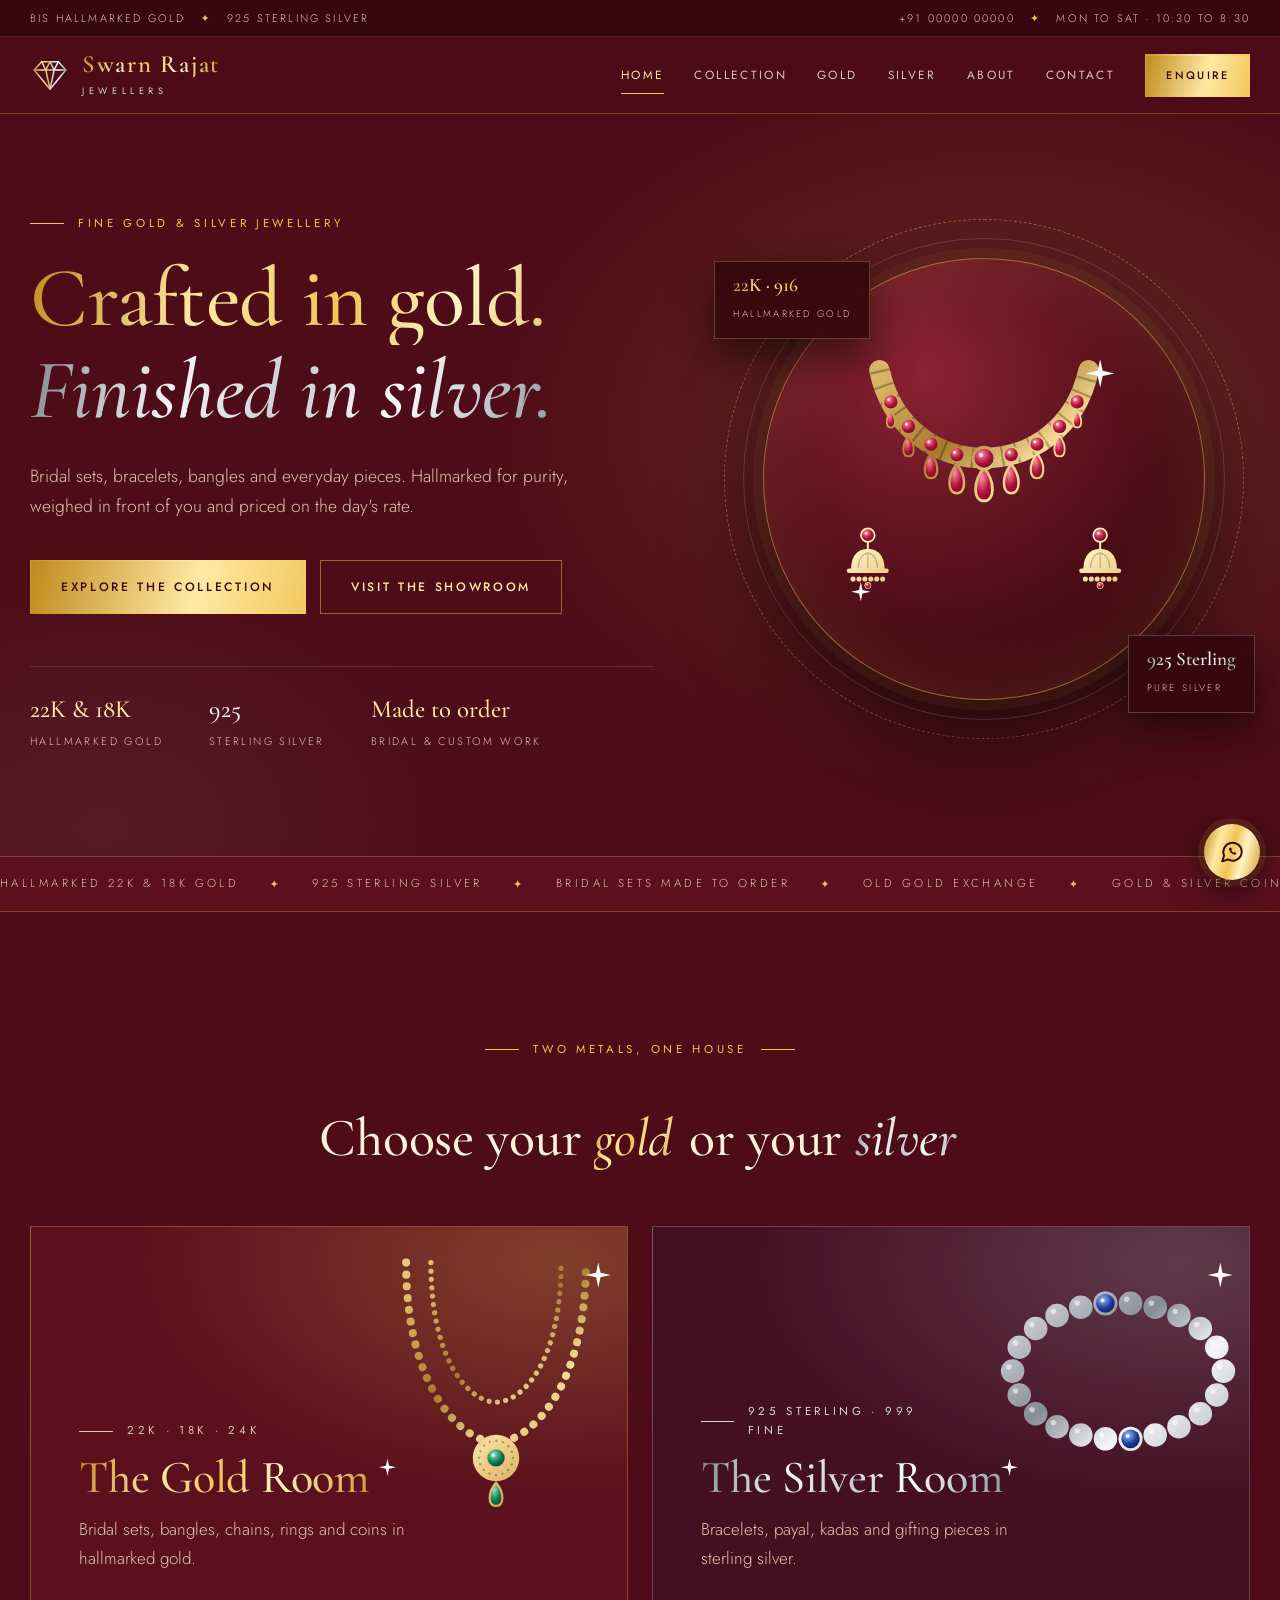
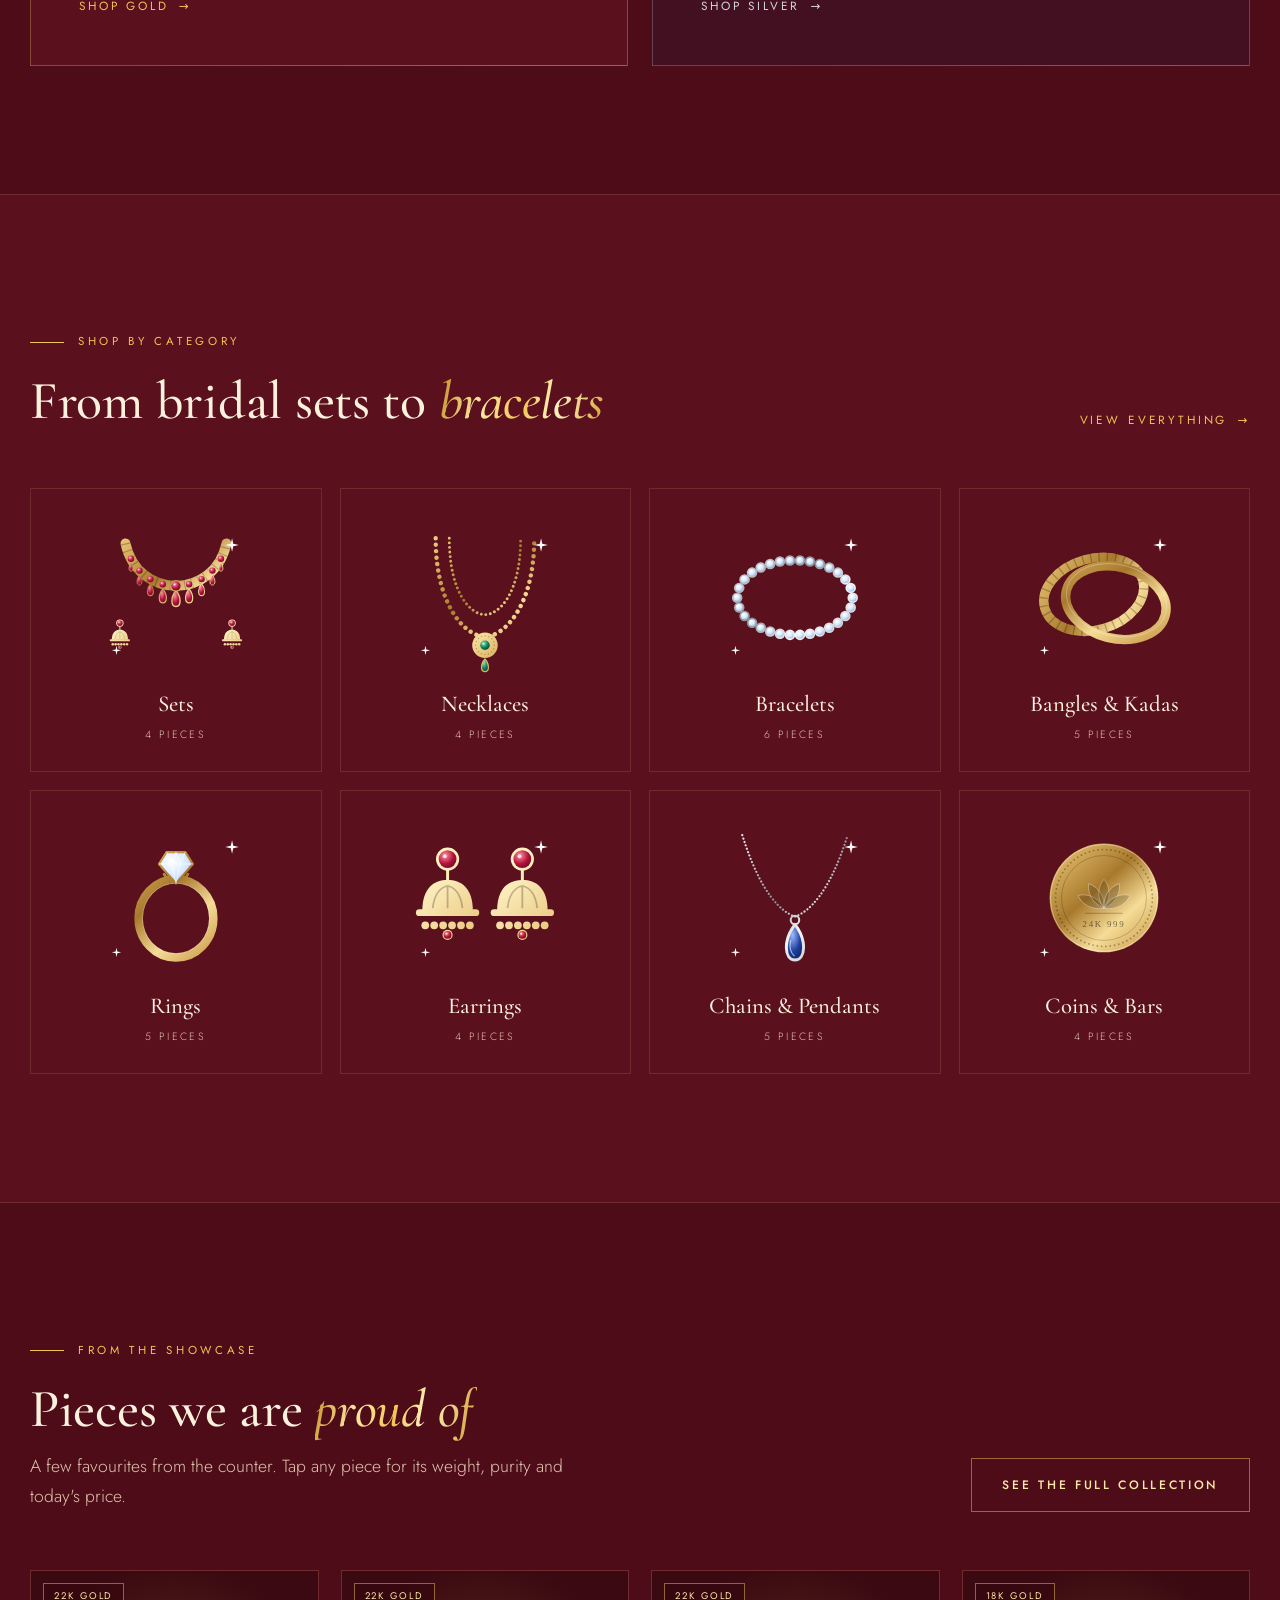
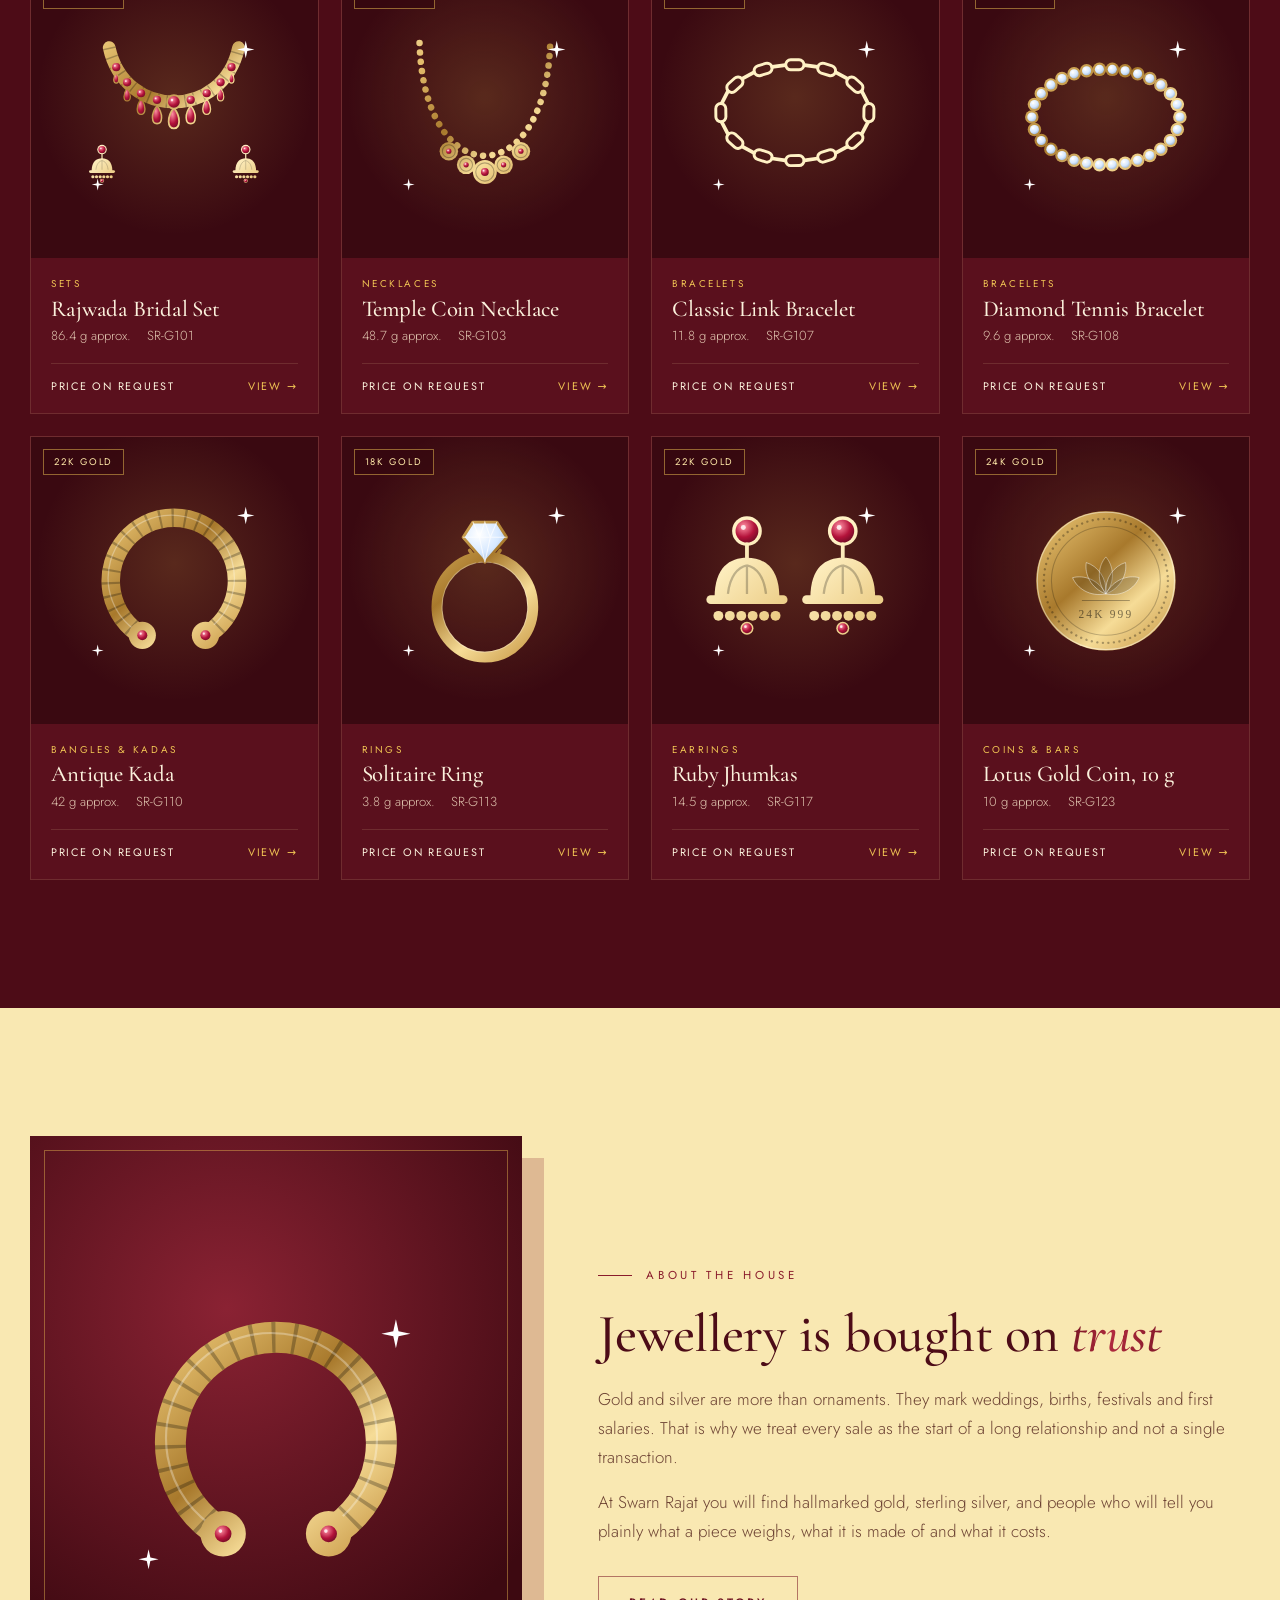
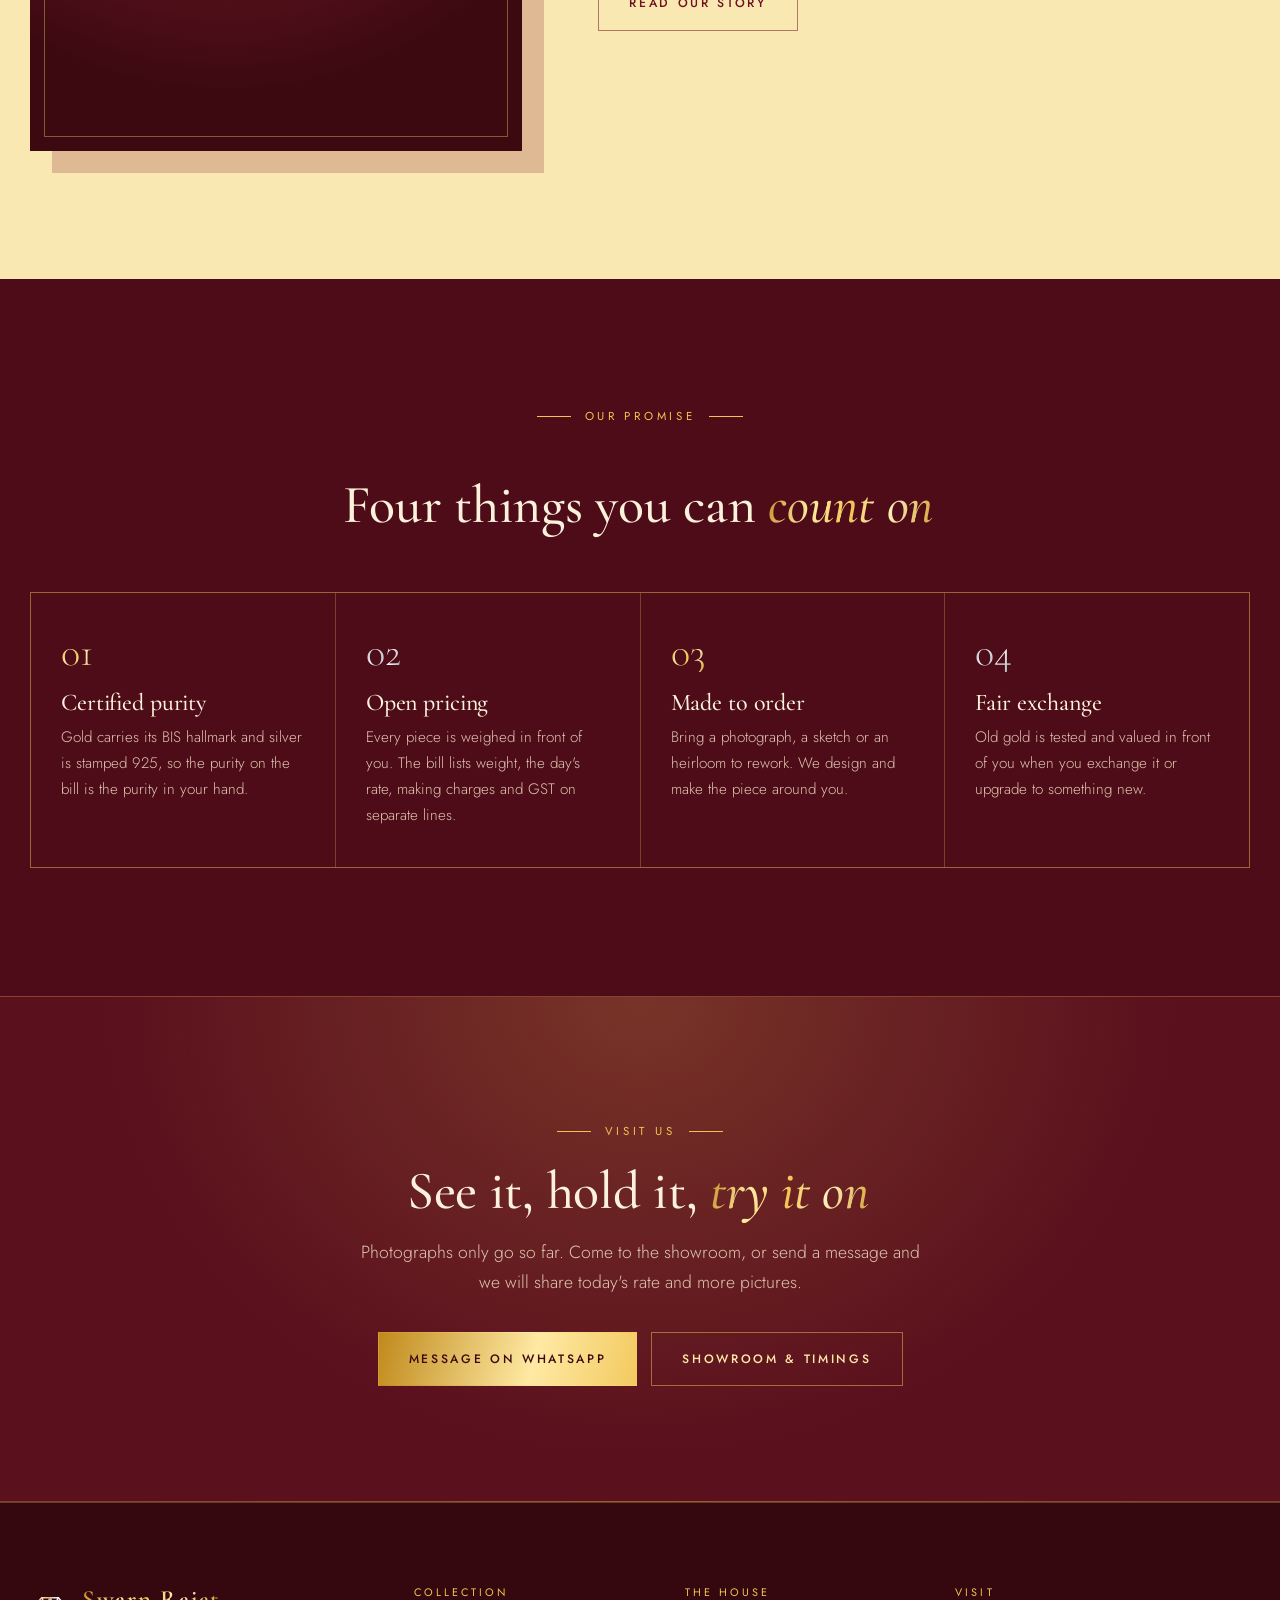
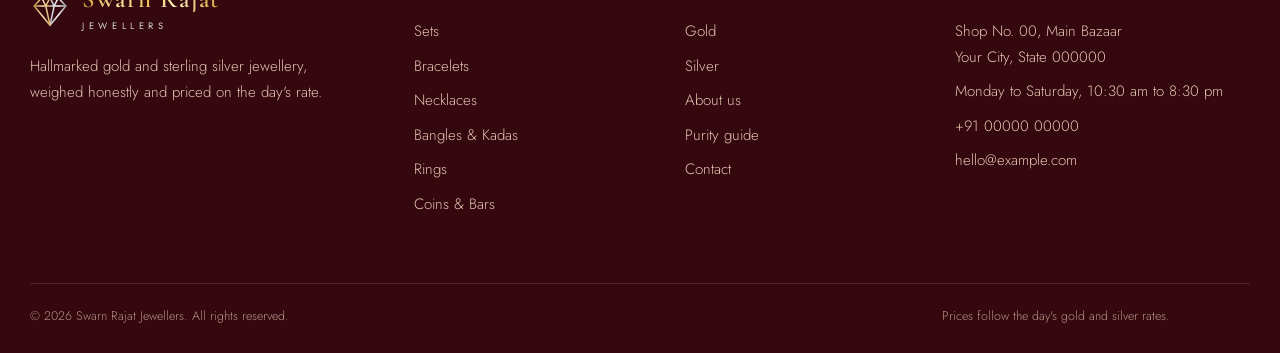
<file: index.html>
<!doctype html>
<html lang="en-IN">
<head>
<meta charset="utf-8">
<meta name="viewport" content="width=device-width, initial-scale=1">
<title>Swarn Rajat Jewellers | Gold &amp; Silver Jewellery</title>
<meta name="description" content="Hallmarked gold and sterling silver jewellery: bridal sets, bracelets, bangles, rings, chains and coins. See the collection and enquire on WhatsApp.">
<meta name="robots" content="index, follow, max-image-preview:large">
<meta name="theme-color" content="#4d0c17">
<meta property="og:type" content="website">
<meta property="og:site_name" content="Swarn Rajat Jewellers">
<meta property="og:title" content="Swarn Rajat Jewellers | Gold &amp; Silver Jewellery">
<meta property="og:description" content="Hallmarked gold and sterling silver jewellery: bridal sets, bracelets, bangles, rings, chains and coins.">
<meta property="og:locale" content="en_IN">
<link rel="icon" href="assets/img/logo.svg" type="image/svg+xml">
<link rel="preconnect" href="https://fonts.googleapis.com">
<link rel="preconnect" href="https://fonts.gstatic.com" crossorigin>
<link href="https://fonts.googleapis.com/css2?family=Cormorant+Garamond:ital,wght@0,400;0,500;0,600;1,400;1,500&amp;family=Jost:wght@300;400;500&amp;display=swap" rel="stylesheet">
<link rel="stylesheet" href="assets/css/style.css?v=2">
<script>document.documentElement.className = 'js';</script>
</head>
<body>

<div class="topbar">
  <div class="wrap topbar-in">
    <span>BIS Hallmarked Gold <span class="sep">✦</span> 925 Sterling Silver</span>
    <span class="topbar-r"><a data-link="tel" href="contact.html"><span data-bind="phone">Call us</span></a> <span class="sep">✦</span> <span data-bind="hoursShort">Open six days a week</span></span>
  </div>
</div>

<header class="hdr">
  <div class="wrap hdr-in">
    <a class="brand" href="index.html" aria-label="Swarn Rajat Jewellers, home">
      <img src="assets/img/logo.svg" alt="" width="40" height="40">
      <span class="brand-txt"><b>Swarn Rajat</b><i>Jewellers</i></span>
    </a>
    <nav class="nav" id="nav" aria-label="Main">
      <a href="index.html" aria-current="page">Home</a>
      <a href="collection.html">Collection</a>
      <a href="collection.html?metal=gold">Gold</a>
      <a href="collection.html?metal=silver">Silver</a>
      <a href="about.html">About</a>
      <a href="contact.html">Contact</a>
    </nav>
    <a class="btn btn-gold btn-sm hdr-cta" data-link="wa" href="contact.html">Enquire</a>
    <button class="burger" id="burger" aria-label="Menu" aria-expanded="false" aria-controls="nav"><span></span><span></span></button>
  </div>
</header>

<main>

  <!-- HERO -->
  <section class="hero">
    <div class="wrap hero-grid">
      <div class="hero-copy">
        <p class="eyebrow">Fine gold &amp; silver jewellery</p>
        <h1 class="display">
          <span class="gold-text">Crafted in gold.</span>
          <span><em class="silver-text">Finished in silver.</em></span>
        </h1>
        <p class="lead">Bridal sets, bracelets, bangles and everyday pieces. Hallmarked for purity, weighed in front of you and priced on the day's rate.</p>
        <div class="hero-btns">
          <a class="btn btn-gold" href="collection.html">Explore the collection</a>
          <a class="btn btn-ghost" href="contact.html">Visit the showroom</a>
        </div>
        <ul class="hero-facts">
          <li><b>22K &amp; 18K</b><span>Hallmarked gold</span></li>
          <li><b>925</b><span>Sterling silver</span></li>
          <li><b>Made to order</b><span>Bridal &amp; custom work</span></li>
        </ul>
      </div>

      <div class="hero-art">
        <div class="medal">
          <div class="medal-disc" data-art='{"type":"set","variant":"choker","gem":"ruby"}' data-metal="gold" data-name="Gold bridal necklace set with ruby drops"></div>
          <div class="chip chip-a"><b class="gold-text">22K · 916</b><span>Hallmarked gold</span></div>
          <div class="chip chip-b"><b class="silver-text">925 Sterling</b><span>Pure silver</span></div>
        </div>
      </div>
    </div>
  </section>

  <!-- STRIP -->
  <div class="strip" aria-hidden="true">
    <div class="strip-track">
      <ul>
        <li>Hallmarked 22K &amp; 18K gold</li><li>925 sterling silver</li><li>Bridal sets made to order</li><li>Old gold exchange</li><li>Gold &amp; silver coins</li><li>Weighed in front of you</li>
      </ul>
      <ul>
        <li>Hallmarked 22K &amp; 18K gold</li><li>925 sterling silver</li><li>Bridal sets made to order</li><li>Old gold exchange</li><li>Gold &amp; silver coins</li><li>Weighed in front of you</li>
      </ul>
    </div>
  </div>

  <!-- GOLD / SILVER -->
  <section class="sec">
    <div class="wrap">
      <div class="sec-head center reveal">
        <p class="eyebrow center">Two metals, one house</p>
        <h2 class="h2">Choose your <em class="gold-text">gold</em> or your <em class="silver-text">silver</em></h2>
      </div>
      <div class="metals">
        <a class="metal metal--gold reveal" href="collection.html?metal=gold">
          <div class="metal-art" data-art='{"type":"necklace","variant":"haar","gem":"emerald"}' data-metal="gold" data-name="Layered gold necklace"></div>
          <p class="eyebrow">22K · 18K · 24K</p>
          <h3 class="gold-text">The Gold Room</h3>
          <p>Bridal sets, bangles, chains, rings and coins in hallmarked gold.</p>
          <span class="link-arrow">Shop gold <i>→</i></span>
        </a>
        <a class="metal metal--silver reveal" href="collection.html?metal=silver">
          <div class="metal-art" data-art='{"type":"bracelet","variant":"beaded","gem":"sapphire"}' data-metal="silver" data-name="Beaded silver bracelet"></div>
          <p class="eyebrow">925 Sterling · 999 Fine</p>
          <h3 class="silver-text">The Silver Room</h3>
          <p>Bracelets, payal, kadas and gifting pieces in sterling silver.</p>
          <span class="link-arrow">Shop silver <i>→</i></span>
        </a>
      </div>
    </div>
  </section>

  <!-- CATEGORIES -->
  <section class="sec sec-alt">
    <div class="wrap">
      <div class="sec-head reveal">
        <div>
          <p class="eyebrow">Shop by category</p>
          <h2 class="h2">From bridal sets to <em class="gold-text">bracelets</em></h2>
        </div>
        <a class="link-arrow" href="collection.html">View everything <i>→</i></a>
      </div>
      <div class="cats" id="cats"></div>
    </div>
  </section>

  <!-- FEATURED -->
  <section class="sec">
    <div class="wrap">
      <div class="sec-head reveal">
        <div>
          <p class="eyebrow">From the showcase</p>
          <h2 class="h2">Pieces we are <em class="gold-text">proud of</em></h2>
          <p class="lead">A few favourites from the counter. Tap any piece for its weight, purity and today's price.</p>
        </div>
        <a class="btn btn-ghost" href="collection.html">See the full collection</a>
      </div>
      <div class="grid" id="featured"></div>
    </div>
  </section>

  <!-- STORY -->
  <section class="sec ivory">
    <div class="wrap story">
      <div class="story-art reveal" data-art='{"type":"bangle","variant":"kada","gem":"ruby"}' data-metal="gold" data-name="Engraved gold kada"></div>
      <div class="story-copy reveal">
        <p class="eyebrow">About the house</p>
        <h2 class="h2">Jewellery is bought on <em class="gold-text">trust</em></h2>
        <p>Gold and silver are more than ornaments. They mark weddings, births, festivals and first salaries. That is why we treat every sale as the start of a long relationship and not a single transaction.</p>
        <p>At Swarn Rajat you will find hallmarked gold, sterling silver, and people who will tell you plainly what a piece weighs, what it is made of and what it costs.</p>
        <a class="btn btn-ghost" href="about.html">Read our story</a>
      </div>
    </div>
  </section>

  <!-- PROMISE -->
  <section class="sec">
    <div class="wrap">
      <div class="sec-head center reveal">
        <p class="eyebrow center">Our promise</p>
        <h2 class="h2">Four things you can <em class="gold-text">count on</em></h2>
      </div>
      <div class="cells cells-4 reveal">
        <div class="cell"><span class="num gold-text">01</span><h3>Certified purity</h3><p>Gold carries its BIS hallmark and silver is stamped 925, so the purity on the bill is the purity in your hand.</p></div>
        <div class="cell"><span class="num silver-text">02</span><h3>Open pricing</h3><p>Every piece is weighed in front of you. The bill lists weight, the day's rate, making charges and GST on separate lines.</p></div>
        <div class="cell"><span class="num gold-text">03</span><h3>Made to order</h3><p>Bring a photograph, a sketch or an heirloom to rework. We design and make the piece around you.</p></div>
        <div class="cell"><span class="num silver-text">04</span><h3>Fair exchange</h3><p>Old gold is tested and valued in front of you when you exchange it or upgrade to something new.</p></div>
      </div>
    </div>
  </section>

  <!-- CTA -->
  <section class="cta">
    <div class="wrap reveal">
      <p class="eyebrow center">Visit us</p>
      <h2 class="h2">See it, hold it, <em class="gold-text">try it on</em></h2>
      <p class="lead">Photographs only go so far. Come to the showroom, or send a message and we will share today's rate and more pictures.</p>
      <div class="hero-btns">
        <a class="btn btn-gold" data-link="wa" href="contact.html">Message on WhatsApp</a>
        <a class="btn btn-ghost" href="contact.html">Showroom &amp; timings</a>
      </div>
    </div>
  </section>

</main>

<footer class="ftr">
  <div class="wrap ftr-grid">
    <div>
      <a class="brand" href="index.html" aria-label="Swarn Rajat Jewellers, home">
        <img src="assets/img/logo.svg" alt="" width="40" height="40">
        <span class="brand-txt"><b>Swarn Rajat</b><i>Jewellers</i></span>
      </a>
      <p>Hallmarked gold and sterling silver jewellery, weighed honestly and priced on the day's rate.</p>
    </div>
    <div>
      <h4>Collection</h4>
      <ul>
        <li><a href="collection.html?cat=sets">Sets</a></li>
        <li><a href="collection.html?cat=bracelets">Bracelets</a></li>
        <li><a href="collection.html?cat=necklaces">Necklaces</a></li>
        <li><a href="collection.html?cat=bangles">Bangles &amp; Kadas</a></li>
        <li><a href="collection.html?cat=rings">Rings</a></li>
        <li><a href="collection.html?cat=coins">Coins &amp; Bars</a></li>
      </ul>
    </div>
    <div>
      <h4>The house</h4>
      <ul>
        <li><a href="collection.html?metal=gold">Gold</a></li>
        <li><a href="collection.html?metal=silver">Silver</a></li>
        <li><a href="about.html">About us</a></li>
        <li><a href="about.html#purity">Purity guide</a></li>
        <li><a href="contact.html">Contact</a></li>
        <li><a data-link="instagram" href="#">Instagram</a></li>
      </ul>
    </div>
    <div>
      <h4>Visit</h4>
      <ul>
        <li><span data-bind="addressLine1"></span><br><span data-bind="addressLine2"></span></li>
        <li><span data-bind="hours"></span></li>
        <li><a data-link="tel" href="contact.html"><span data-bind="phone">Call us</span></a></li>
        <li><a data-link="mail" href="contact.html"><span data-bind="email">Email us</span></a></li>
      </ul>
    </div>
  </div>
  <div class="wrap ftr-base">
    <span>© <span data-year>2026</span> Swarn Rajat Jewellers. All rights reserved.</span>
    <span>Prices follow the day's gold and silver rates.</span>
  </div>
</footer>

<a class="wa-fab" data-link="wa" href="contact.html" aria-label="Chat on WhatsApp">
  <svg viewBox="0 0 24 24" fill="none" stroke="currentColor" stroke-width="1.8" stroke-linecap="round" stroke-linejoin="round" aria-hidden="true"><path d="M21 11.5a8.5 8.5 0 0 1-12.6 7.4L3 20.5l1.7-5.2A8.5 8.5 0 1 1 21 11.5z"/><path d="M9.2 8.6c.1 3 2.6 5.6 5.6 6l1.3-1.5-1.8-1.2-.9.7a4.200 4.200 0 0 1-2-2l.7-1-1.2-1.8z" fill="currentColor" stroke="none"/></svg>
</a>

<script src="assets/js/config.js?v=1"></script>
<script src="assets/js/catalog.js?v=1"></script>
<script src="assets/js/jewel-art.js?v=1"></script>
<script src="assets/js/app.js?v=1"></script>
</body>
</html>
</file>
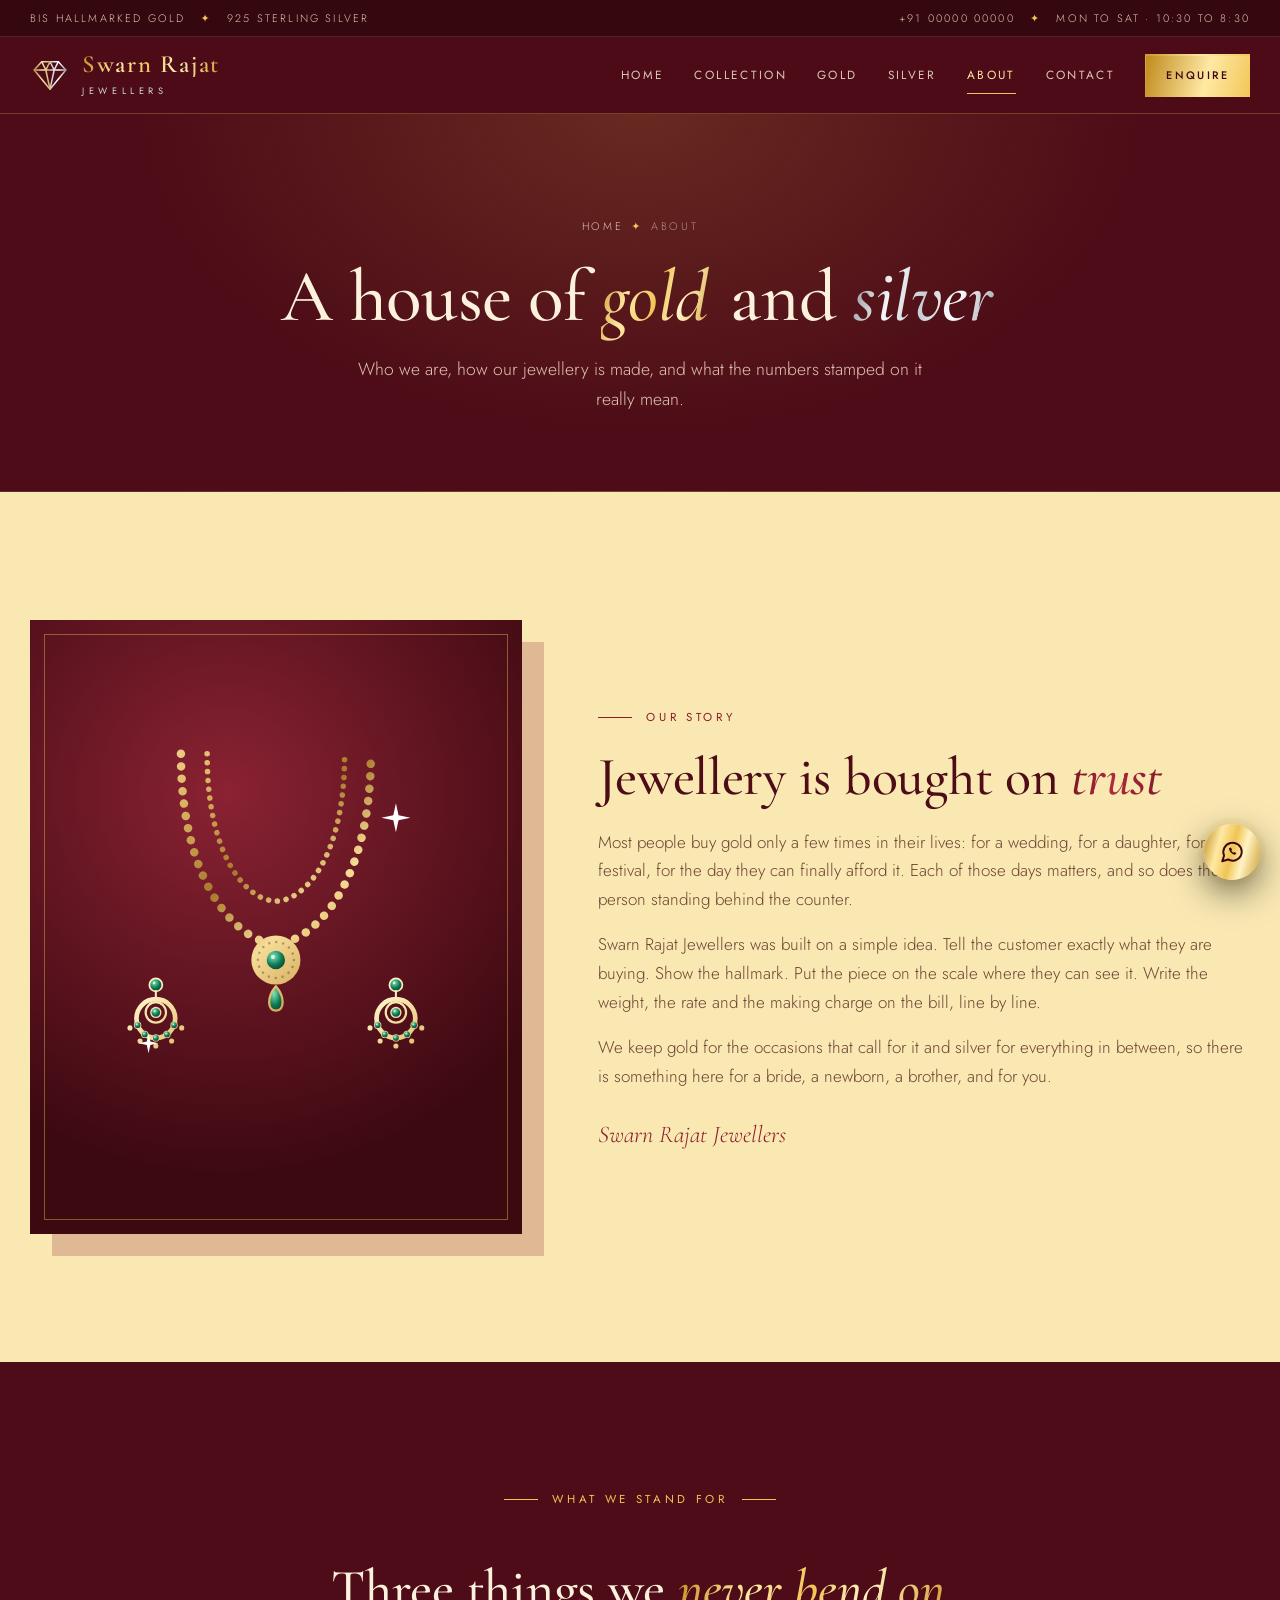
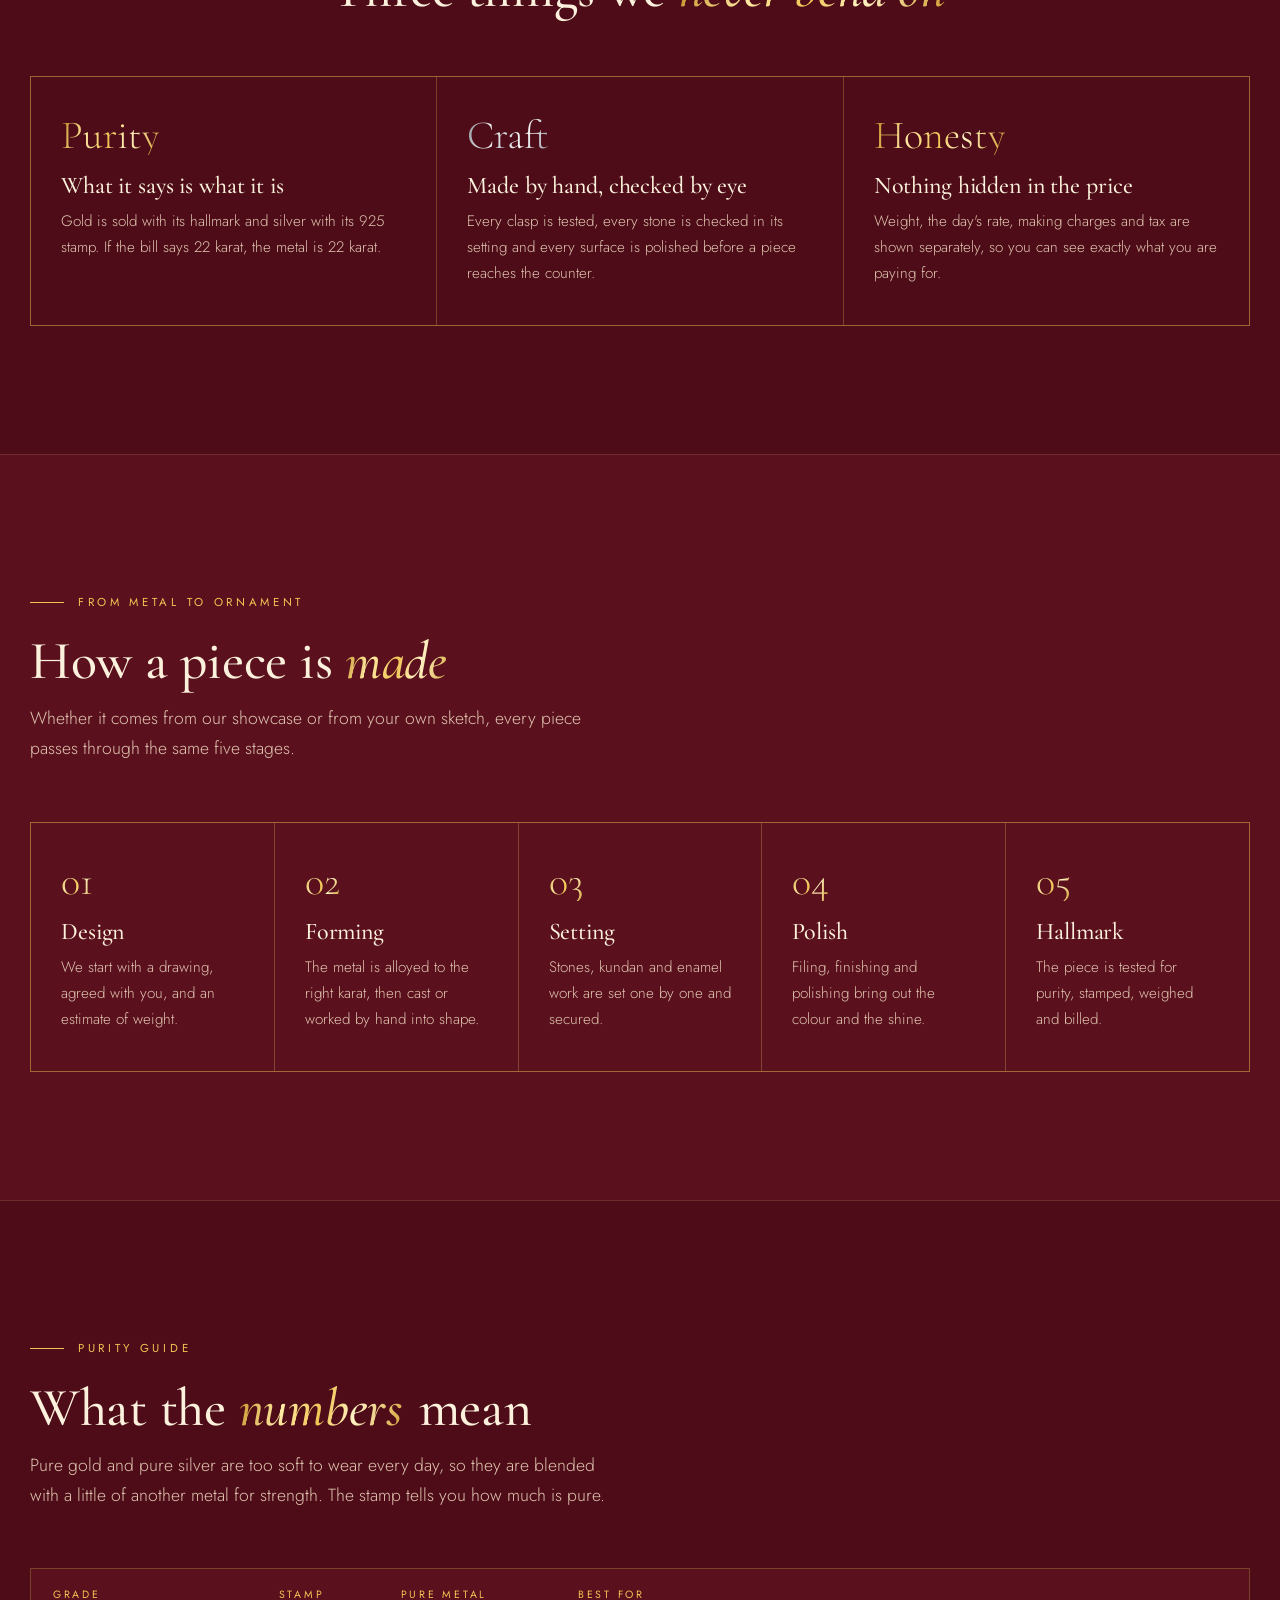
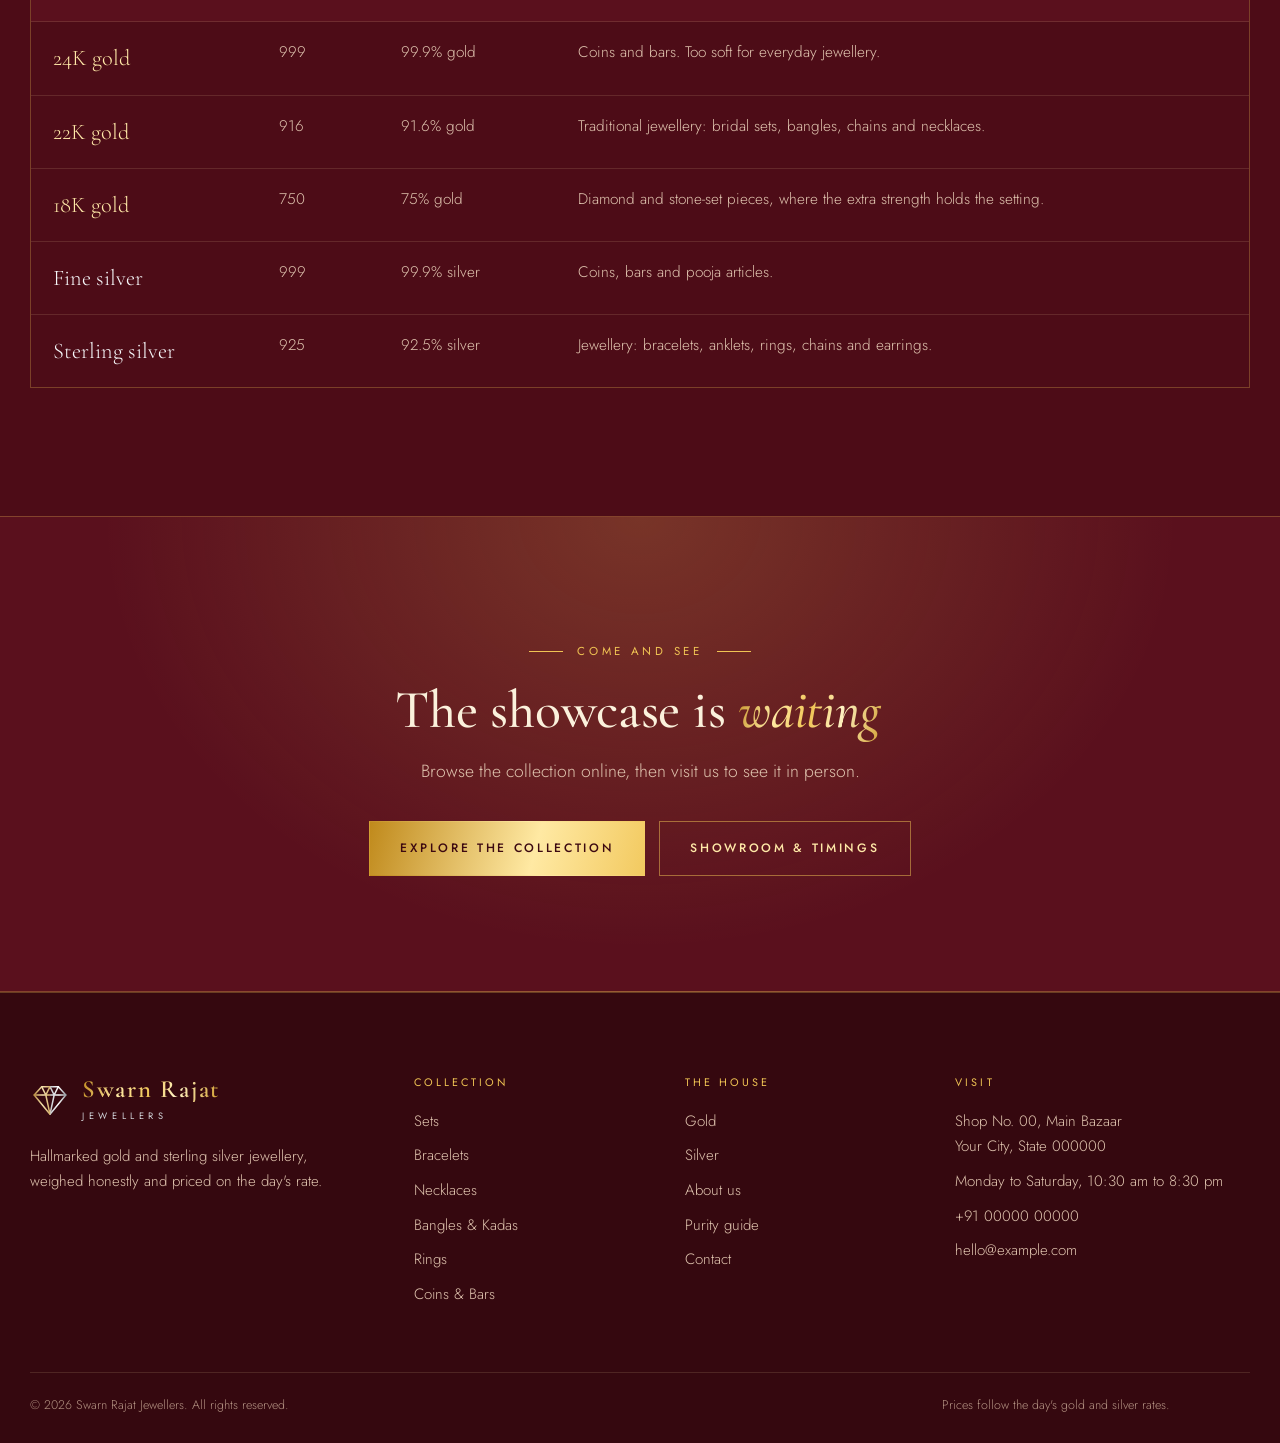
<file: about.html>
<!doctype html>
<html lang="en-IN">
<head>
<meta charset="utf-8">
<meta name="viewport" content="width=device-width, initial-scale=1">
<title>About Us | Swarn Rajat Jewellers</title>
<meta name="description" content="How Swarn Rajat Jewellers works: hallmarked gold, sterling silver, open pricing, made-to-order pieces, and a plain guide to gold and silver purity.">
<meta name="robots" content="index, follow, max-image-preview:large">
<meta name="theme-color" content="#4d0c17">
<meta property="og:type" content="website">
<meta property="og:site_name" content="Swarn Rajat Jewellers">
<meta property="og:title" content="About Us | Swarn Rajat Jewellers">
<meta property="og:description" content="How Swarn Rajat Jewellers works: hallmarked gold, sterling silver, open pricing, made-to-order pieces, and a plain guide to gold and silver purity.">
<meta property="og:locale" content="en_IN">
<link rel="icon" href="assets/img/logo.svg" type="image/svg+xml">
<link rel="preconnect" href="https://fonts.googleapis.com">
<link rel="preconnect" href="https://fonts.gstatic.com" crossorigin>
<link href="https://fonts.googleapis.com/css2?family=Cormorant+Garamond:ital,wght@0,400;0,500;0,600;1,400;1,500&amp;family=Jost:wght@300;400;500&amp;display=swap" rel="stylesheet">
<link rel="stylesheet" href="assets/css/style.css?v=2">
<script>document.documentElement.className = 'js';</script>
</head>
<body>

<div class="topbar">
  <div class="wrap topbar-in">
    <span>BIS Hallmarked Gold <span class="sep">✦</span> 925 Sterling Silver</span>
    <span class="topbar-r"><a data-link="tel" href="contact.html"><span data-bind="phone">Call us</span></a> <span class="sep">✦</span> <span data-bind="hoursShort">Open six days a week</span></span>
  </div>
</div>

<header class="hdr">
  <div class="wrap hdr-in">
    <a class="brand" href="index.html" aria-label="Swarn Rajat Jewellers, home">
      <img src="assets/img/logo.svg" alt="" width="40" height="40">
      <span class="brand-txt"><b>Swarn Rajat</b><i>Jewellers</i></span>
    </a>
    <nav class="nav" id="nav" aria-label="Main">
      <a href="index.html">Home</a>
      <a href="collection.html">Collection</a>
      <a href="collection.html?metal=gold">Gold</a>
      <a href="collection.html?metal=silver">Silver</a>
      <a href="about.html" aria-current="page">About</a>
      <a href="contact.html">Contact</a>
    </nav>
    <a class="btn btn-gold btn-sm hdr-cta" data-link="wa" href="contact.html">Enquire</a>
    <button class="burger" id="burger" aria-label="Menu" aria-expanded="false" aria-controls="nav"><span></span><span></span></button>
  </div>
</header>

<main>

  <section class="phero">
    <div class="wrap">
      <p class="crumbs"><a href="index.html">Home</a><span>✦</span>About</p>
      <h1 class="display">A house of <em class="gold-text">gold</em> and <em class="silver-text">silver</em></h1>
      <p class="lead">Who we are, how our jewellery is made, and what the numbers stamped on it really mean.</p>
    </div>
  </section>

  <!-- STORY -->
  <section class="sec ivory">
    <div class="wrap story">
      <div class="story-art reveal" data-art='{"type":"set","variant":"haar","gem":"emerald"}' data-metal="gold" data-name="Gold rani haar set with emerald medallion"></div>
      <div class="story-copy reveal">
        <p class="eyebrow">Our story</p>
        <h2 class="h2">Jewellery is bought on <em class="gold-text">trust</em></h2>
        <p>Most people buy gold only a few times in their lives: for a wedding, for a daughter, for a festival, for the day they can finally afford it. Each of those days matters, and so does the person standing behind the counter.</p>
        <p>Swarn Rajat Jewellers was built on a simple idea. Tell the customer exactly what they are buying. Show the hallmark. Put the piece on the scale where they can see it. Write the weight, the rate and the making charge on the bill, line by line.</p>
        <p>We keep gold for the occasions that call for it and silver for everything in between, so there is something here for a bride, a newborn, a brother, and for you.</p>
        <p class="sign">Swarn Rajat Jewellers</p>
      </div>
    </div>
  </section>

  <!-- VALUES -->
  <section class="sec">
    <div class="wrap">
      <div class="sec-head center reveal">
        <p class="eyebrow center">What we stand for</p>
        <h2 class="h2">Three things we <em class="gold-text">never bend on</em></h2>
      </div>
      <div class="cells cells-3 reveal">
        <div class="cell"><span class="num gold-text">Purity</span><h3>What it says is what it is</h3><p>Gold is sold with its hallmark and silver with its 925 stamp. If the bill says 22 karat, the metal is 22 karat.</p></div>
        <div class="cell"><span class="num silver-text">Craft</span><h3>Made by hand, checked by eye</h3><p>Every clasp is tested, every stone is checked in its setting and every surface is polished before a piece reaches the counter.</p></div>
        <div class="cell"><span class="num gold-text">Honesty</span><h3>Nothing hidden in the price</h3><p>Weight, the day's rate, making charges and tax are shown separately, so you can see exactly what you are paying for.</p></div>
      </div>
    </div>
  </section>

  <!-- PROCESS -->
  <section class="sec sec-alt">
    <div class="wrap">
      <div class="sec-head reveal">
        <div>
          <p class="eyebrow">From metal to ornament</p>
          <h2 class="h2">How a piece is <em class="gold-text">made</em></h2>
          <p class="lead">Whether it comes from our showcase or from your own sketch, every piece passes through the same five stages.</p>
        </div>
      </div>
      <div class="cells cells-5 reveal">
        <div class="cell"><span class="num gold-text">01</span><h3>Design</h3><p>We start with a drawing, agreed with you, and an estimate of weight.</p></div>
        <div class="cell"><span class="num gold-text">02</span><h3>Forming</h3><p>The metal is alloyed to the right karat, then cast or worked by hand into shape.</p></div>
        <div class="cell"><span class="num gold-text">03</span><h3>Setting</h3><p>Stones, kundan and enamel work are set one by one and secured.</p></div>
        <div class="cell"><span class="num gold-text">04</span><h3>Polish</h3><p>Filing, finishing and polishing bring out the colour and the shine.</p></div>
        <div class="cell"><span class="num gold-text">05</span><h3>Hallmark</h3><p>The piece is tested for purity, stamped, weighed and billed.</p></div>
      </div>
    </div>
  </section>

  <!-- PURITY GUIDE -->
  <section class="sec" id="purity">
    <div class="wrap">
      <div class="sec-head reveal">
        <div>
          <p class="eyebrow">Purity guide</p>
          <h2 class="h2">What the <em class="gold-text">numbers</em> mean</h2>
          <p class="lead">Pure gold and pure silver are too soft to wear every day, so they are blended with a little of another metal for strength. The stamp tells you how much is pure.</p>
        </div>
      </div>
      <div class="table-wrap reveal">
        <table class="purity">
          <thead>
            <tr><th>Grade</th><th>Stamp</th><th>Pure metal</th><th>Best for</th></tr>
          </thead>
          <tbody>
            <tr class="is-gold"><td>24K gold</td><td>999</td><td>99.9% gold</td><td>Coins and bars. Too soft for everyday jewellery.</td></tr>
            <tr class="is-gold"><td>22K gold</td><td>916</td><td>91.6% gold</td><td>Traditional jewellery: bridal sets, bangles, chains and necklaces.</td></tr>
            <tr class="is-gold"><td>18K gold</td><td>750</td><td>75% gold</td><td>Diamond and stone-set pieces, where the extra strength holds the setting.</td></tr>
            <tr class="is-silver"><td>Fine silver</td><td>999</td><td>99.9% silver</td><td>Coins, bars and pooja articles.</td></tr>
            <tr class="is-silver"><td>Sterling silver</td><td>925</td><td>92.5% silver</td><td>Jewellery: bracelets, anklets, rings, chains and earrings.</td></tr>
          </tbody>
        </table>
      </div>
    </div>
  </section>

  <!-- CTA -->
  <section class="cta">
    <div class="wrap reveal">
      <p class="eyebrow center">Come and see</p>
      <h2 class="h2">The showcase is <em class="gold-text">waiting</em></h2>
      <p class="lead">Browse the collection online, then visit us to see it in person.</p>
      <div class="hero-btns">
        <a class="btn btn-gold" href="collection.html">Explore the collection</a>
        <a class="btn btn-ghost" href="contact.html">Showroom &amp; timings</a>
      </div>
    </div>
  </section>

</main>

<footer class="ftr">
  <div class="wrap ftr-grid">
    <div>
      <a class="brand" href="index.html" aria-label="Swarn Rajat Jewellers, home">
        <img src="assets/img/logo.svg" alt="" width="40" height="40">
        <span class="brand-txt"><b>Swarn Rajat</b><i>Jewellers</i></span>
      </a>
      <p>Hallmarked gold and sterling silver jewellery, weighed honestly and priced on the day's rate.</p>
    </div>
    <div>
      <h4>Collection</h4>
      <ul>
        <li><a href="collection.html?cat=sets">Sets</a></li>
        <li><a href="collection.html?cat=bracelets">Bracelets</a></li>
        <li><a href="collection.html?cat=necklaces">Necklaces</a></li>
        <li><a href="collection.html?cat=bangles">Bangles &amp; Kadas</a></li>
        <li><a href="collection.html?cat=rings">Rings</a></li>
        <li><a href="collection.html?cat=coins">Coins &amp; Bars</a></li>
      </ul>
    </div>
    <div>
      <h4>The house</h4>
      <ul>
        <li><a href="collection.html?metal=gold">Gold</a></li>
        <li><a href="collection.html?metal=silver">Silver</a></li>
        <li><a href="about.html">About us</a></li>
        <li><a href="about.html#purity">Purity guide</a></li>
        <li><a href="contact.html">Contact</a></li>
        <li><a data-link="instagram" href="#">Instagram</a></li>
      </ul>
    </div>
    <div>
      <h4>Visit</h4>
      <ul>
        <li><span data-bind="addressLine1"></span><br><span data-bind="addressLine2"></span></li>
        <li><span data-bind="hours"></span></li>
        <li><a data-link="tel" href="contact.html"><span data-bind="phone">Call us</span></a></li>
        <li><a data-link="mail" href="contact.html"><span data-bind="email">Email us</span></a></li>
      </ul>
    </div>
  </div>
  <div class="wrap ftr-base">
    <span>© <span data-year>2026</span> Swarn Rajat Jewellers. All rights reserved.</span>
    <span>Prices follow the day's gold and silver rates.</span>
  </div>
</footer>

<a class="wa-fab" data-link="wa" href="contact.html" aria-label="Chat on WhatsApp">
  <svg viewBox="0 0 24 24" fill="none" stroke="currentColor" stroke-width="1.8" stroke-linecap="round" stroke-linejoin="round" aria-hidden="true"><path d="M21 11.5a8.5 8.5 0 0 1-12.6 7.4L3 20.5l1.7-5.2A8.5 8.5 0 1 1 21 11.5z"/><path d="M9.2 8.6c.1 3 2.6 5.6 5.6 6l1.3-1.5-1.8-1.2-.9.7a4.200 4.200 0 0 1-2-2l.7-1-1.2-1.8z" fill="currentColor" stroke="none"/></svg>
</a>

<script src="assets/js/config.js?v=1"></script>
<script src="assets/js/catalog.js?v=1"></script>
<script src="assets/js/jewel-art.js?v=1"></script>
<script src="assets/js/app.js?v=1"></script>
</body>
</html>
</file>
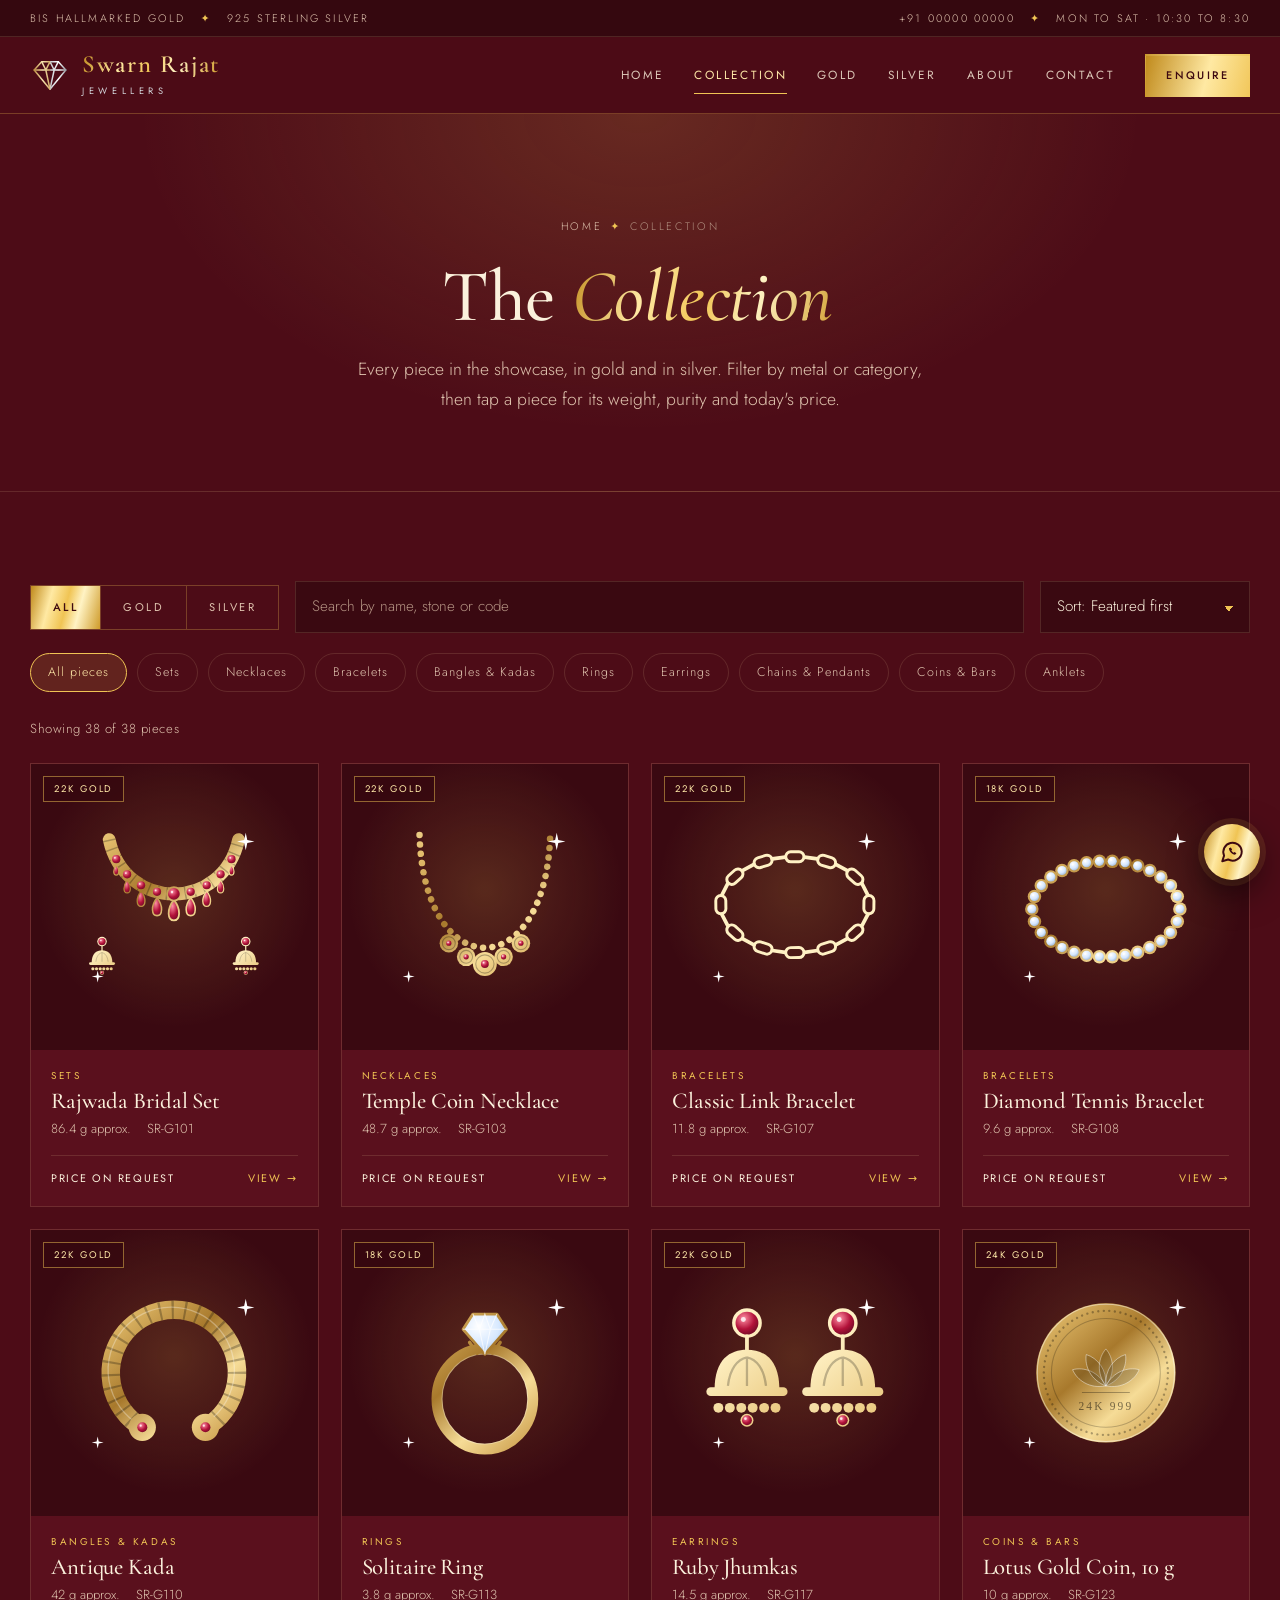
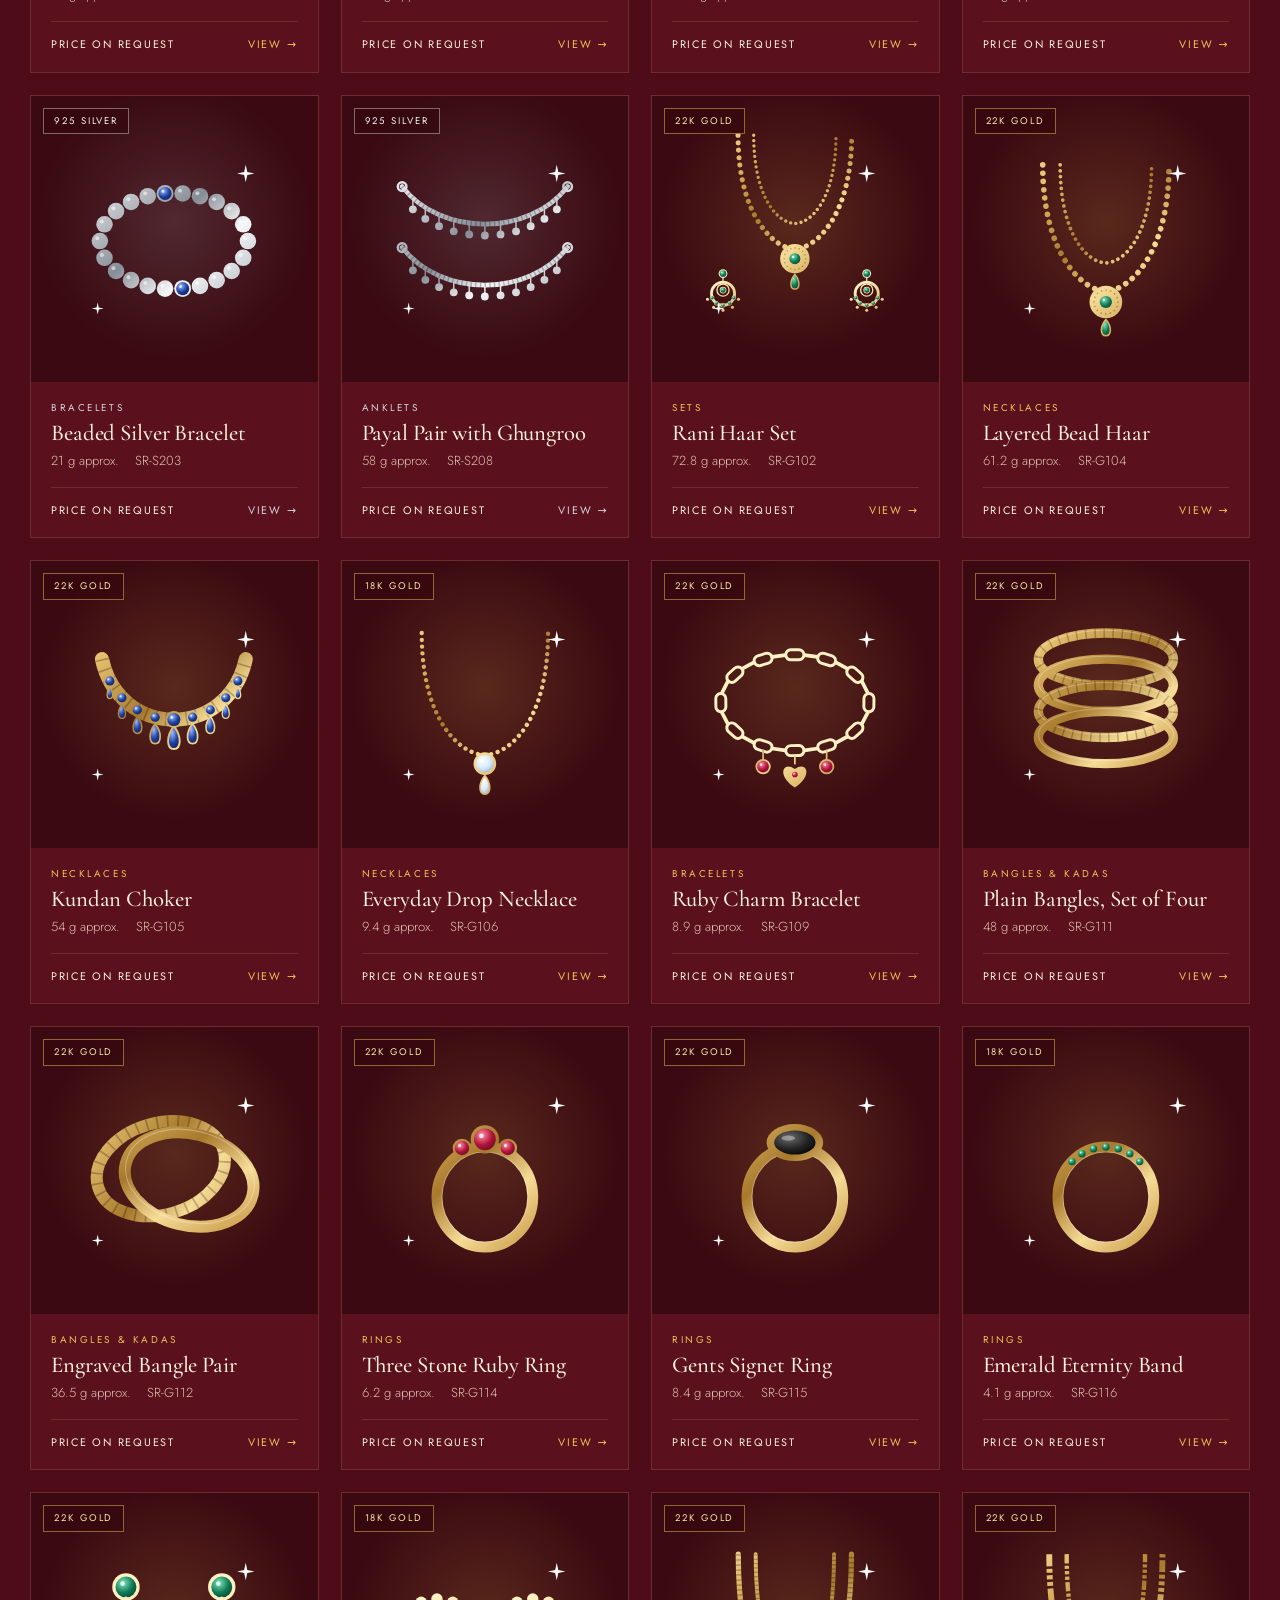
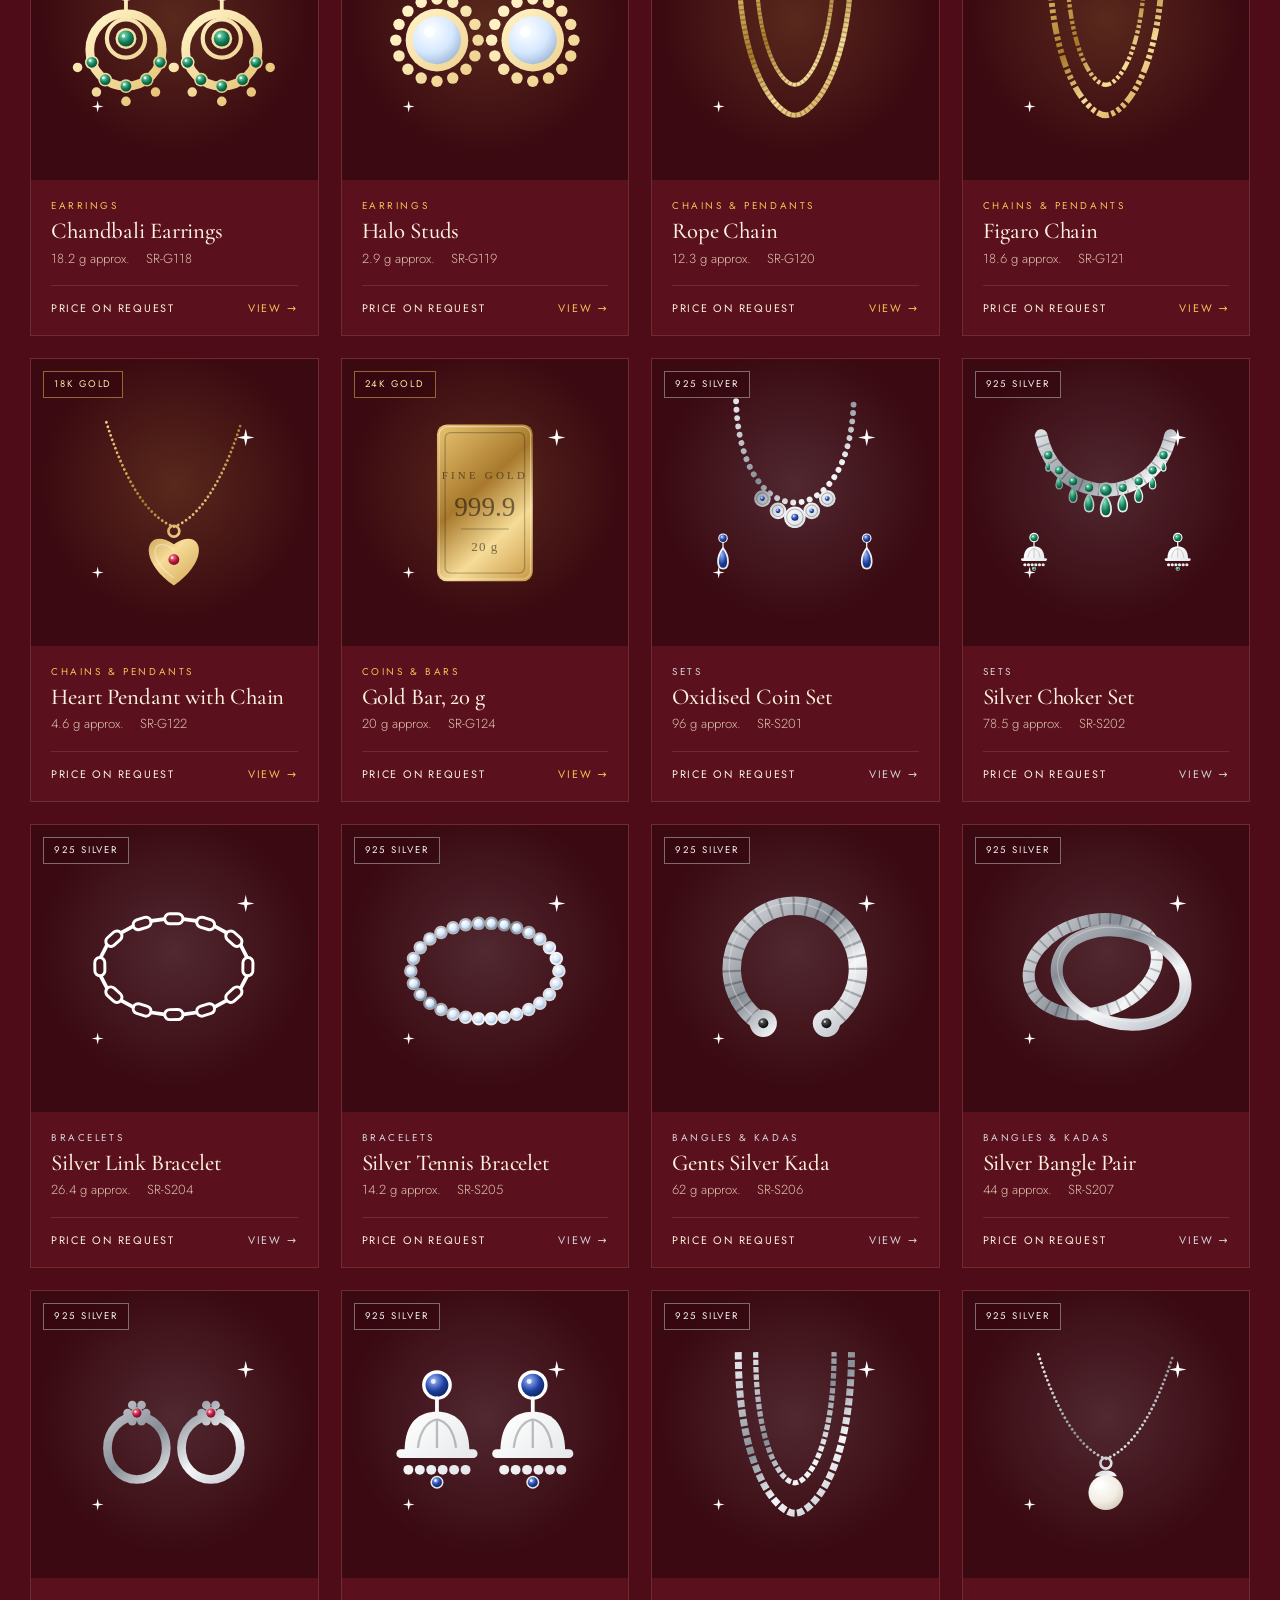
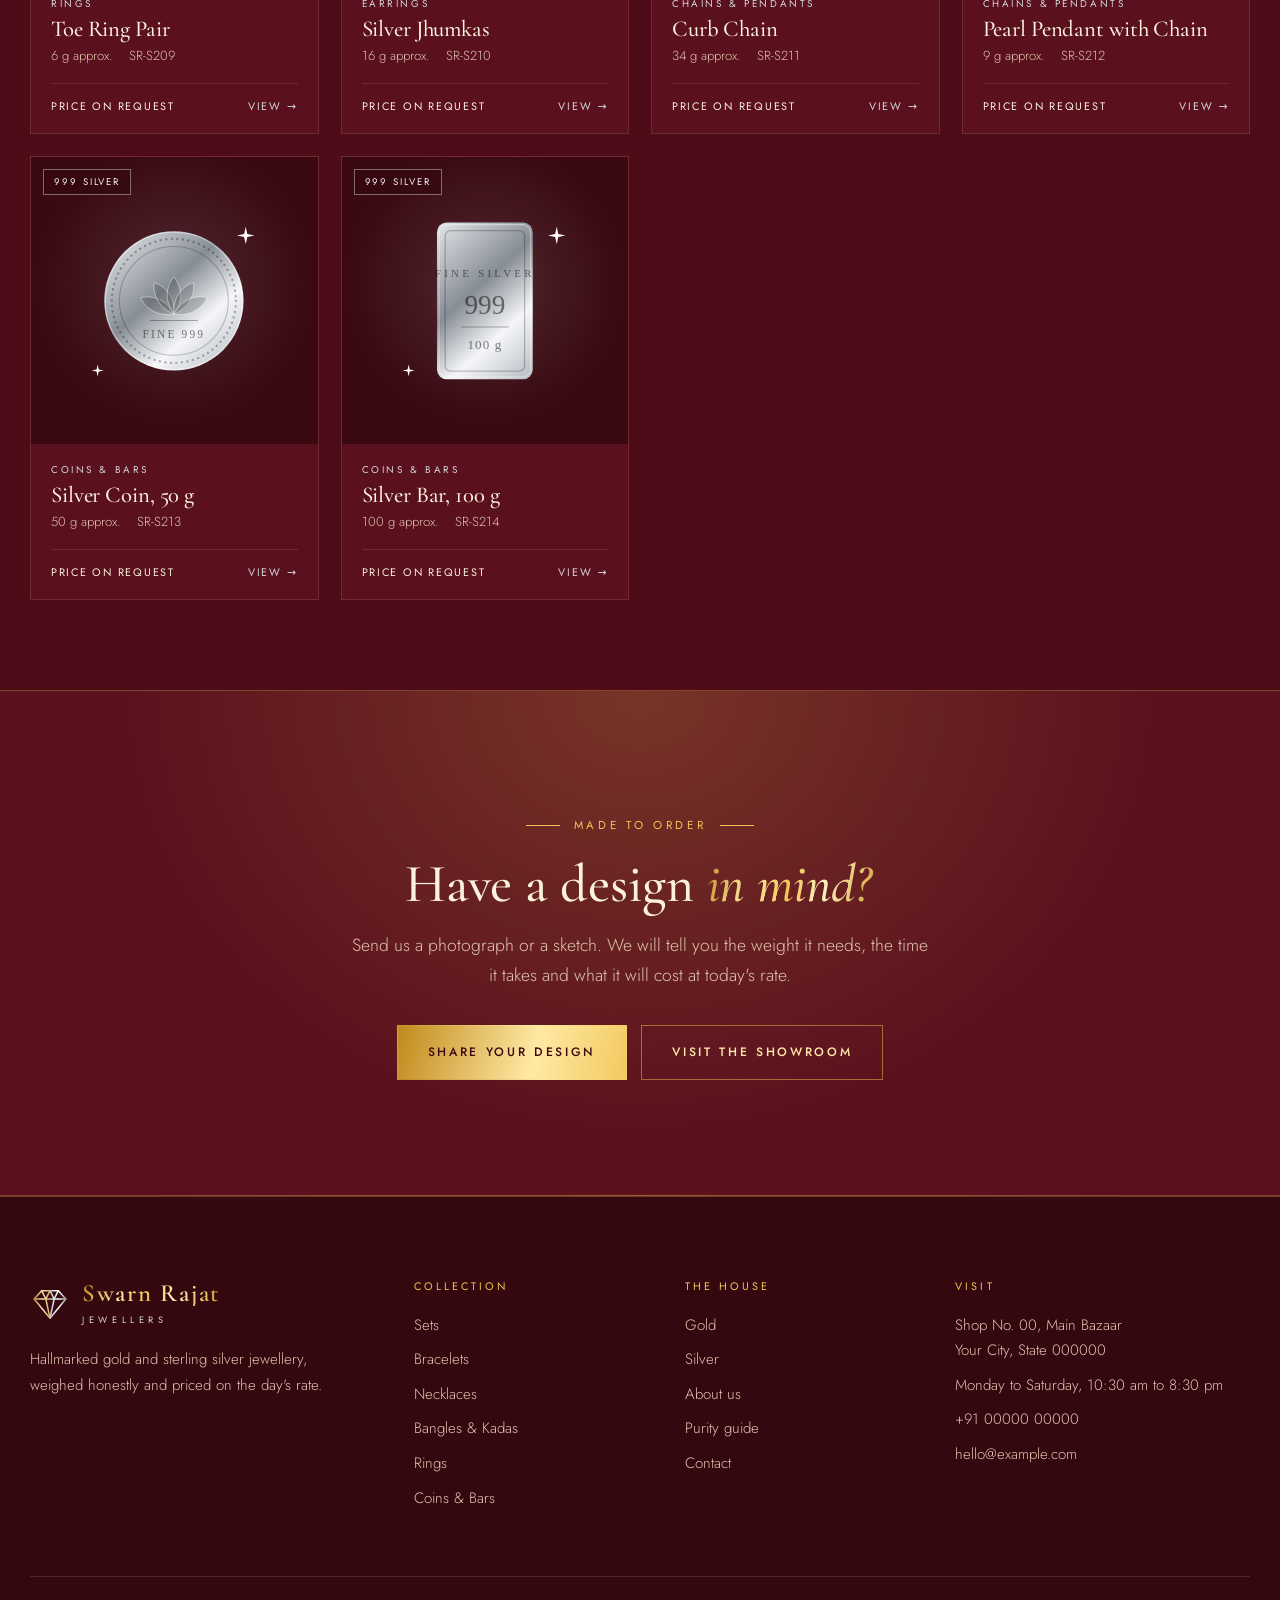
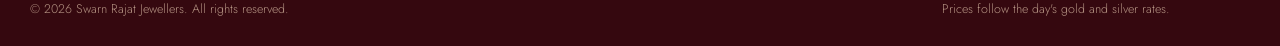
<file: collection.html>
<!doctype html>
<html lang="en-IN">
<head>
<meta charset="utf-8">
<meta name="viewport" content="width=device-width, initial-scale=1">
<title>Gold &amp; Silver Jewellery Collection | Swarn Rajat</title>
<meta name="description" content="Browse bridal sets, bracelets, necklaces, bangles, rings, earrings, chains and coins in hallmarked gold and sterling silver. Enquire on WhatsApp.">
<meta name="robots" content="index, follow, max-image-preview:large">
<meta name="theme-color" content="#4d0c17">
<meta property="og:type" content="website">
<meta property="og:site_name" content="Swarn Rajat Jewellers">
<meta property="og:title" content="Gold &amp; Silver Jewellery Collection | Swarn Rajat">
<meta property="og:description" content="Browse bridal sets, bracelets, necklaces, bangles, rings, earrings, chains and coins in hallmarked gold and sterling silver. Enquire on WhatsApp.">
<meta property="og:locale" content="en_IN">
<link rel="icon" href="assets/img/logo.svg" type="image/svg+xml">
<link rel="preconnect" href="https://fonts.googleapis.com">
<link rel="preconnect" href="https://fonts.gstatic.com" crossorigin>
<link href="https://fonts.googleapis.com/css2?family=Cormorant+Garamond:ital,wght@0,400;0,500;0,600;1,400;1,500&amp;family=Jost:wght@300;400;500&amp;display=swap" rel="stylesheet">
<link rel="stylesheet" href="assets/css/style.css?v=2">
<script>document.documentElement.className = 'js';</script>
</head>
<body>

<div class="topbar">
  <div class="wrap topbar-in">
    <span>BIS Hallmarked Gold <span class="sep">✦</span> 925 Sterling Silver</span>
    <span class="topbar-r"><a data-link="tel" href="contact.html"><span data-bind="phone">Call us</span></a> <span class="sep">✦</span> <span data-bind="hoursShort">Open six days a week</span></span>
  </div>
</div>

<header class="hdr">
  <div class="wrap hdr-in">
    <a class="brand" href="index.html" aria-label="Swarn Rajat Jewellers, home">
      <img src="assets/img/logo.svg" alt="" width="40" height="40">
      <span class="brand-txt"><b>Swarn Rajat</b><i>Jewellers</i></span>
    </a>
    <nav class="nav" id="nav" aria-label="Main">
      <a href="index.html">Home</a>
      <a href="collection.html" aria-current="page">Collection</a>
      <a href="collection.html?metal=gold">Gold</a>
      <a href="collection.html?metal=silver">Silver</a>
      <a href="about.html">About</a>
      <a href="contact.html">Contact</a>
    </nav>
    <a class="btn btn-gold btn-sm hdr-cta" data-link="wa" href="contact.html">Enquire</a>
    <button class="burger" id="burger" aria-label="Menu" aria-expanded="false" aria-controls="nav"><span></span><span></span></button>
  </div>
</header>

<main>

  <section class="phero">
    <div class="wrap">
      <p class="crumbs"><a href="index.html">Home</a><span>✦</span>Collection</p>
      <h1 class="display">The <em class="gold-text">Collection</em></h1>
      <p class="lead">Every piece in the showcase, in gold and in silver. Filter by metal or category, then tap a piece for its weight, purity and today's price.</p>
    </div>
  </section>

  <section class="sec-tight">
    <div class="wrap">
      <div class="fbar">
        <div class="seg" id="metal-seg" role="group" aria-label="Filter by metal">
          <button type="button" data-metal="all" aria-pressed="true">All</button>
          <button type="button" data-metal="gold" aria-pressed="false">Gold</button>
          <button type="button" data-metal="silver" aria-pressed="false">Silver</button>
        </div>
        <div class="search">
          <input id="search" type="search" placeholder="Search by name, stone or code" aria-label="Search the collection" autocomplete="off">
        </div>
        <div class="sort">
          <select id="sort" aria-label="Sort the collection">
            <option value="featured">Sort: Featured first</option>
            <option value="wlow">Weight: light to heavy</option>
            <option value="whigh">Weight: heavy to light</option>
            <option value="name">Name: A to Z</option>
          </select>
        </div>
      </div>
      <div class="chips" id="chips" role="group" aria-label="Filter by category"></div>
      <p class="count" id="count" aria-live="polite"></p>
      <div class="grid" id="grid"></div>
    </div>
  </section>

  <section class="cta">
    <div class="wrap reveal">
      <p class="eyebrow center">Made to order</p>
      <h2 class="h2">Have a design <em class="gold-text">in mind?</em></h2>
      <p class="lead">Send us a photograph or a sketch. We will tell you the weight it needs, the time it takes and what it will cost at today's rate.</p>
      <div class="hero-btns">
        <a class="btn btn-gold" data-link="wa" data-msg="Hello, I would like to get a piece made to order. Here is what I have in mind:" href="contact.html">Share your design</a>
        <a class="btn btn-ghost" href="contact.html">Visit the showroom</a>
      </div>
    </div>
  </section>

</main>

<footer class="ftr">
  <div class="wrap ftr-grid">
    <div>
      <a class="brand" href="index.html" aria-label="Swarn Rajat Jewellers, home">
        <img src="assets/img/logo.svg" alt="" width="40" height="40">
        <span class="brand-txt"><b>Swarn Rajat</b><i>Jewellers</i></span>
      </a>
      <p>Hallmarked gold and sterling silver jewellery, weighed honestly and priced on the day's rate.</p>
    </div>
    <div>
      <h4>Collection</h4>
      <ul>
        <li><a href="collection.html?cat=sets">Sets</a></li>
        <li><a href="collection.html?cat=bracelets">Bracelets</a></li>
        <li><a href="collection.html?cat=necklaces">Necklaces</a></li>
        <li><a href="collection.html?cat=bangles">Bangles &amp; Kadas</a></li>
        <li><a href="collection.html?cat=rings">Rings</a></li>
        <li><a href="collection.html?cat=coins">Coins &amp; Bars</a></li>
      </ul>
    </div>
    <div>
      <h4>The house</h4>
      <ul>
        <li><a href="collection.html?metal=gold">Gold</a></li>
        <li><a href="collection.html?metal=silver">Silver</a></li>
        <li><a href="about.html">About us</a></li>
        <li><a href="about.html#purity">Purity guide</a></li>
        <li><a href="contact.html">Contact</a></li>
        <li><a data-link="instagram" href="#">Instagram</a></li>
      </ul>
    </div>
    <div>
      <h4>Visit</h4>
      <ul>
        <li><span data-bind="addressLine1"></span><br><span data-bind="addressLine2"></span></li>
        <li><span data-bind="hours"></span></li>
        <li><a data-link="tel" href="contact.html"><span data-bind="phone">Call us</span></a></li>
        <li><a data-link="mail" href="contact.html"><span data-bind="email">Email us</span></a></li>
      </ul>
    </div>
  </div>
  <div class="wrap ftr-base">
    <span>© <span data-year>2026</span> Swarn Rajat Jewellers. All rights reserved.</span>
    <span>Prices follow the day's gold and silver rates.</span>
  </div>
</footer>

<a class="wa-fab" data-link="wa" href="contact.html" aria-label="Chat on WhatsApp">
  <svg viewBox="0 0 24 24" fill="none" stroke="currentColor" stroke-width="1.8" stroke-linecap="round" stroke-linejoin="round" aria-hidden="true"><path d="M21 11.5a8.5 8.5 0 0 1-12.6 7.4L3 20.5l1.7-5.2A8.5 8.5 0 1 1 21 11.5z"/><path d="M9.2 8.6c.1 3 2.6 5.6 5.6 6l1.3-1.5-1.8-1.2-.9.7a4.200 4.200 0 0 1-2-2l.7-1-1.2-1.8z" fill="currentColor" stroke="none"/></svg>
</a>

<script src="assets/js/config.js?v=1"></script>
<script src="assets/js/catalog.js?v=1"></script>
<script src="assets/js/jewel-art.js?v=1"></script>
<script src="assets/js/app.js?v=1"></script>
</body>
</html>
</file>
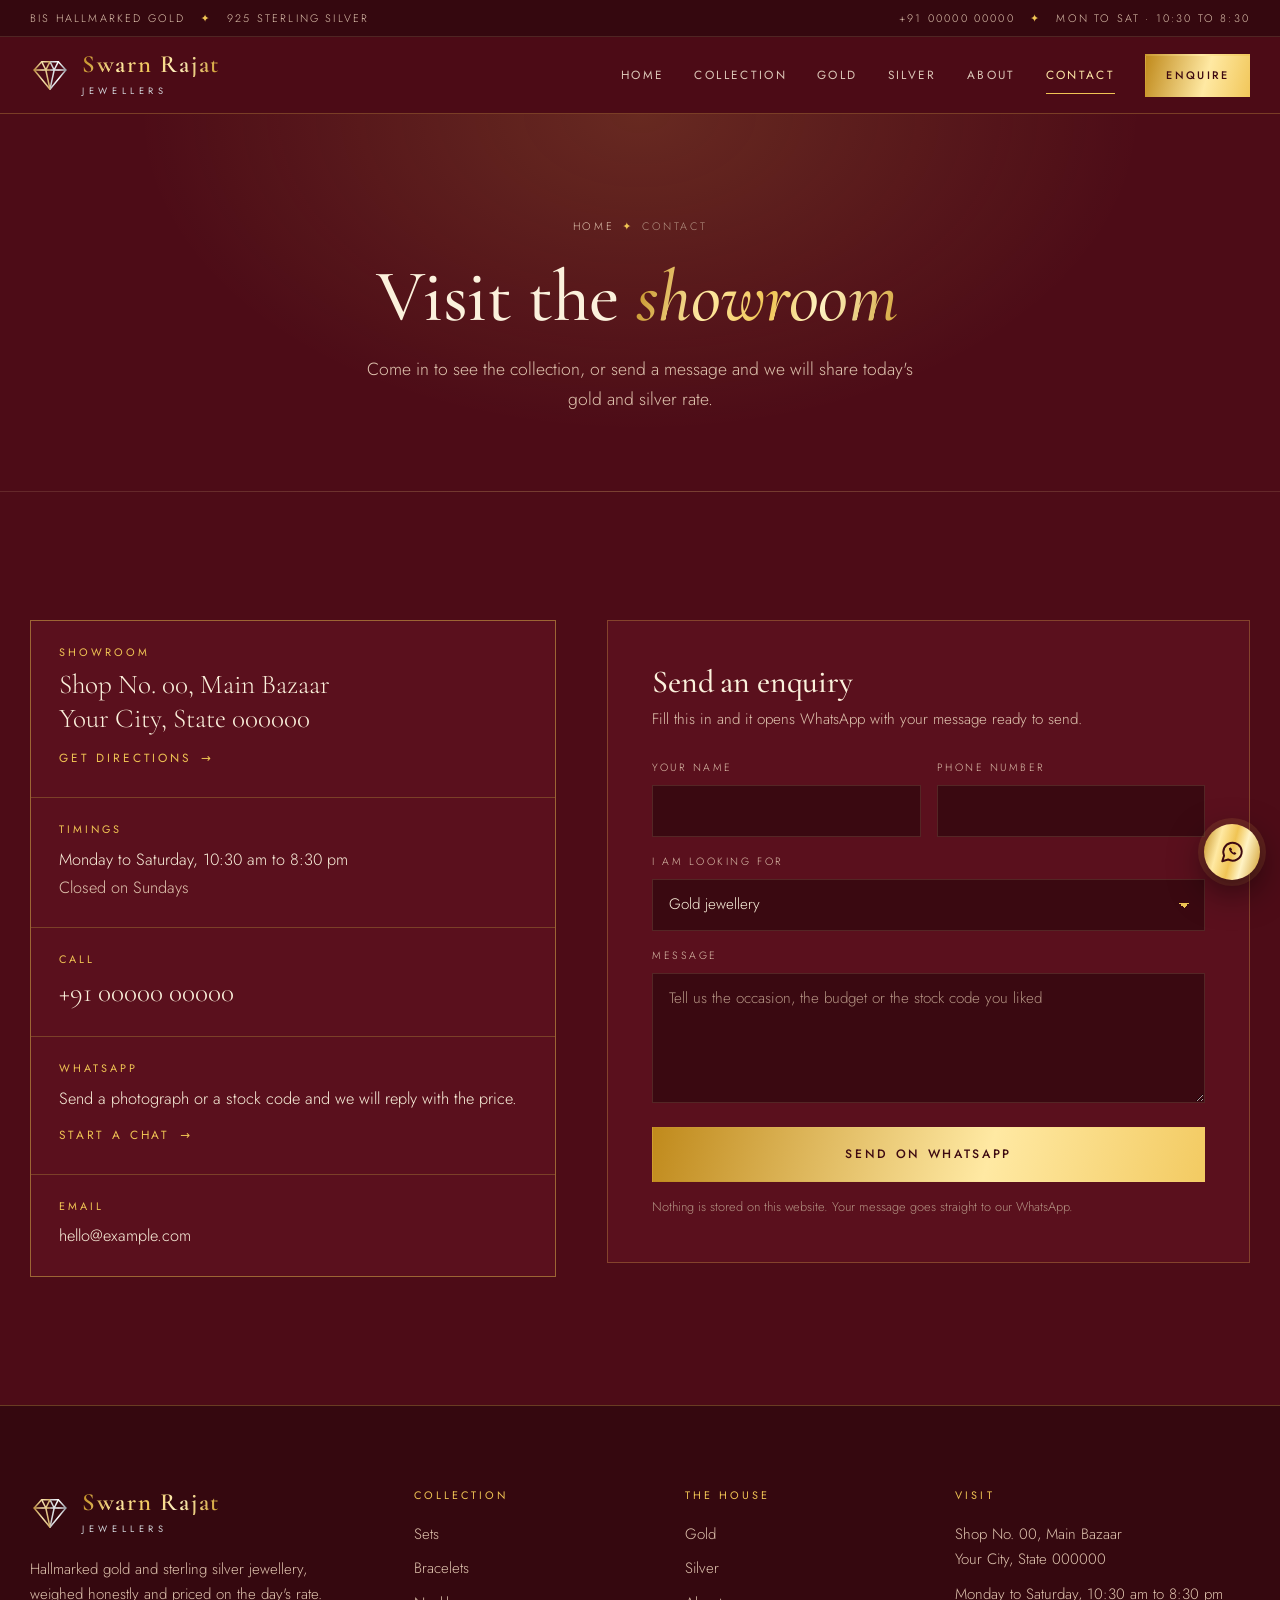
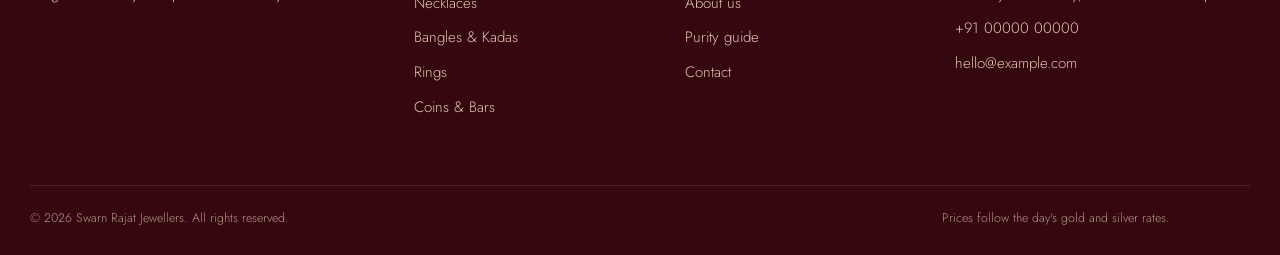
<file: contact.html>
<!doctype html>
<html lang="en-IN">
<head>
<meta charset="utf-8">
<meta name="viewport" content="width=device-width, initial-scale=1">
<title>Contact &amp; Showroom | Swarn Rajat Jewellers</title>
<meta name="description" content="Visit the Swarn Rajat Jewellers showroom, call us, or send an enquiry on WhatsApp for today's gold and silver rate and prices.">
<meta name="robots" content="index, follow, max-image-preview:large">
<meta name="theme-color" content="#4d0c17">
<meta property="og:type" content="website">
<meta property="og:site_name" content="Swarn Rajat Jewellers">
<meta property="og:title" content="Contact &amp; Showroom | Swarn Rajat Jewellers">
<meta property="og:description" content="Visit the Swarn Rajat Jewellers showroom, call us, or send an enquiry on WhatsApp for today's gold and silver rate and prices.">
<meta property="og:locale" content="en_IN">
<link rel="icon" href="assets/img/logo.svg" type="image/svg+xml">
<link rel="preconnect" href="https://fonts.googleapis.com">
<link rel="preconnect" href="https://fonts.gstatic.com" crossorigin>
<link href="https://fonts.googleapis.com/css2?family=Cormorant+Garamond:ital,wght@0,400;0,500;0,600;1,400;1,500&amp;family=Jost:wght@300;400;500&amp;display=swap" rel="stylesheet">
<link rel="stylesheet" href="assets/css/style.css?v=2">
<script>document.documentElement.className = 'js';</script>
</head>
<body>

<div class="topbar">
  <div class="wrap topbar-in">
    <span>BIS Hallmarked Gold <span class="sep">✦</span> 925 Sterling Silver</span>
    <span class="topbar-r"><a data-link="tel" href="contact.html"><span data-bind="phone">Call us</span></a> <span class="sep">✦</span> <span data-bind="hoursShort">Open six days a week</span></span>
  </div>
</div>

<header class="hdr">
  <div class="wrap hdr-in">
    <a class="brand" href="index.html" aria-label="Swarn Rajat Jewellers, home">
      <img src="assets/img/logo.svg" alt="" width="40" height="40">
      <span class="brand-txt"><b>Swarn Rajat</b><i>Jewellers</i></span>
    </a>
    <nav class="nav" id="nav" aria-label="Main">
      <a href="index.html">Home</a>
      <a href="collection.html">Collection</a>
      <a href="collection.html?metal=gold">Gold</a>
      <a href="collection.html?metal=silver">Silver</a>
      <a href="about.html">About</a>
      <a href="contact.html" aria-current="page">Contact</a>
    </nav>
    <a class="btn btn-gold btn-sm hdr-cta" data-link="wa" href="contact.html">Enquire</a>
    <button class="burger" id="burger" aria-label="Menu" aria-expanded="false" aria-controls="nav"><span></span><span></span></button>
  </div>
</header>

<main>

  <section class="phero">
    <div class="wrap">
      <p class="crumbs"><a href="index.html">Home</a><span>✦</span>Contact</p>
      <h1 class="display">Visit the <em class="gold-text">showroom</em></h1>
      <p class="lead">Come in to see the collection, or send a message and we will share today's gold and silver rate.</p>
    </div>
  </section>

  <section class="sec">
    <div class="wrap contact">

      <div class="info reveal">
        <div>
          <h3>Showroom</h3>
          <p class="big"><span data-bind="addressLine1"></span><br><span data-bind="addressLine2"></span></p>
          <a class="link-arrow" data-link="map" href="#" target="_blank" rel="noopener">Get directions <i>→</i></a>
        </div>
        <div>
          <h3>Timings</h3>
          <p><span data-bind="hours"></span></p>
          <p class="muted"><span data-bind="closed"></span></p>
        </div>
        <div>
          <h3>Call</h3>
          <p class="big"><a data-link="tel" href="#"><span data-bind="phone"></span></a></p>
        </div>
        <div>
          <h3>WhatsApp</h3>
          <p>Send a photograph or a stock code and we will reply with the price.</p>
          <a class="link-arrow" data-link="wa" href="#">Start a chat <i>→</i></a>
        </div>
        <div>
          <h3>Email</h3>
          <p><a data-link="mail" href="#"><span data-bind="email"></span></a></p>
        </div>
      </div>

      <form class="form reveal" id="enquiry">
        <h2>Send an enquiry</h2>
        <p>Fill this in and it opens WhatsApp with your message ready to send.</p>
        <div class="form-row">
          <label><span>Your name</span><input class="field" name="name" type="text" autocomplete="name" required></label>
          <label><span>Phone number</span><input class="field" name="phone" type="tel" autocomplete="tel" inputmode="tel"></label>
        </div>
        <label><span>I am looking for</span>
          <select class="field" name="interest">
            <option>Gold jewellery</option>
            <option>Silver jewellery</option>
            <option>A bridal set</option>
            <option>Bracelets or bangles</option>
            <option>Coins or bars</option>
            <option>A made-to-order piece</option>
            <option>Old gold exchange</option>
            <option>Something else</option>
          </select>
        </label>
        <label><span>Message</span><textarea class="field" name="message" placeholder="Tell us the occasion, the budget or the stock code you liked"></textarea></label>
        <button class="btn btn-gold btn-block" type="submit">Send on WhatsApp</button>
        <small>Nothing is stored on this website. Your message goes straight to our WhatsApp.</small>
      </form>

    </div>
  </section>

</main>

<footer class="ftr">
  <div class="wrap ftr-grid">
    <div>
      <a class="brand" href="index.html" aria-label="Swarn Rajat Jewellers, home">
        <img src="assets/img/logo.svg" alt="" width="40" height="40">
        <span class="brand-txt"><b>Swarn Rajat</b><i>Jewellers</i></span>
      </a>
      <p>Hallmarked gold and sterling silver jewellery, weighed honestly and priced on the day's rate.</p>
    </div>
    <div>
      <h4>Collection</h4>
      <ul>
        <li><a href="collection.html?cat=sets">Sets</a></li>
        <li><a href="collection.html?cat=bracelets">Bracelets</a></li>
        <li><a href="collection.html?cat=necklaces">Necklaces</a></li>
        <li><a href="collection.html?cat=bangles">Bangles &amp; Kadas</a></li>
        <li><a href="collection.html?cat=rings">Rings</a></li>
        <li><a href="collection.html?cat=coins">Coins &amp; Bars</a></li>
      </ul>
    </div>
    <div>
      <h4>The house</h4>
      <ul>
        <li><a href="collection.html?metal=gold">Gold</a></li>
        <li><a href="collection.html?metal=silver">Silver</a></li>
        <li><a href="about.html">About us</a></li>
        <li><a href="about.html#purity">Purity guide</a></li>
        <li><a href="contact.html">Contact</a></li>
        <li><a data-link="instagram" href="#">Instagram</a></li>
      </ul>
    </div>
    <div>
      <h4>Visit</h4>
      <ul>
        <li><span data-bind="addressLine1"></span><br><span data-bind="addressLine2"></span></li>
        <li><span data-bind="hours"></span></li>
        <li><a data-link="tel" href="contact.html"><span data-bind="phone">Call us</span></a></li>
        <li><a data-link="mail" href="contact.html"><span data-bind="email">Email us</span></a></li>
      </ul>
    </div>
  </div>
  <div class="wrap ftr-base">
    <span>© <span data-year>2026</span> Swarn Rajat Jewellers. All rights reserved.</span>
    <span>Prices follow the day's gold and silver rates.</span>
  </div>
</footer>

<a class="wa-fab" data-link="wa" href="contact.html" aria-label="Chat on WhatsApp">
  <svg viewBox="0 0 24 24" fill="none" stroke="currentColor" stroke-width="1.8" stroke-linecap="round" stroke-linejoin="round" aria-hidden="true"><path d="M21 11.5a8.5 8.5 0 0 1-12.6 7.4L3 20.5l1.7-5.2A8.5 8.5 0 1 1 21 11.5z"/><path d="M9.2 8.6c.1 3 2.6 5.6 5.6 6l1.3-1.5-1.8-1.2-.9.7a4.200 4.200 0 0 1-2-2l.7-1-1.2-1.8z" fill="currentColor" stroke="none"/></svg>
</a>

<script src="assets/js/config.js?v=1"></script>
<script src="assets/js/catalog.js?v=1"></script>
<script src="assets/js/jewel-art.js?v=1"></script>
<script src="assets/js/app.js?v=1"></script>
</body>
</html>
</file>
<file: assets/css/style.css>
/* ==========================================================================
   Swarn Rajat Jewellers — gold & silver on maroon and yellow
   ========================================================================== */

:root {
  /* maroon grounds */
  --ink: #4d0c17;      /* page */
  --ink-2: #5a101d;    /* cards, alternate bands */
  --ink-3: #6b1726;    /* hover */
  --pit: #35080f;      /* top bar, footer */
  --well: #3a0911;     /* picture wells, form fields */
  --on-gold: #3d0911;  /* text on yellow / silver buttons */

  /* yellow gold */
  --gold: #f0c454;
  --gold-hi: #ffe9a8;
  --gold-lo: #b9871f;
  --silver: #d3d6db;
  --silver-hi: #f6f7f9;
  --silver-lo: #8a9098;

  --text: #fbf1dc;
  --muted: #dfc3ae;
  --faint: #b39282;

  --line: rgba(240, 196, 84, .28);
  --line-soft: rgba(255, 226, 170, .13);

  /* the light band: a soft yellow */
  --ivory: #f9e8b2;
  --ivory-ink: #4d0c17;
  --ivory-muted: #6e4434;

  --g-gold: linear-gradient(105deg, #c08a1c 0%, #ffe9a3 28%, #f0c454 50%, #fff3c4 68%, #cf9b2a 100%);
  --g-silver: linear-gradient(105deg, #7f858d 0%, #f4f5f7 28%, #c8ccd2 50%, #ffffff 68%, #8e949c 100%);

  --serif: "Cormorant Garamond", "Cormorant", Georgia, "Times New Roman", serif;
  --sans: "Jost", system-ui, -apple-system, "Segoe UI", sans-serif;

  --wrap: 1220px;
  --hdr-h: 76px;
}

*, *::before, *::after { box-sizing: border-box; margin: 0; padding: 0; }

html { scroll-behavior: smooth; -webkit-text-size-adjust: 100%; }

body {
  font-family: var(--sans);
  font-weight: 300;
  font-size: 17px;
  line-height: 1.7;
  color: var(--text);
  background: var(--ink);
  -webkit-font-smoothing: antialiased;
  overflow-x: hidden;
}

img, svg { display: block; max-width: 100%; }
a { color: inherit; text-decoration: none; }
button { font: inherit; color: inherit; background: none; border: 0; cursor: pointer; }
ul { list-style: none; }
:focus-visible { outline: 2px solid var(--gold); outline-offset: 3px; }
::selection { background: var(--gold); color: var(--on-gold); }

.wrap { width: min(100% - 40px, var(--wrap)); margin-inline: auto; }

/* ---------- type ---------- */

h1, h2, h3, h4 { font-family: var(--serif); font-weight: 500; line-height: 1.08; letter-spacing: -.005em; }

.display { font-size: clamp(2.8rem, 6.6vw, 5.5rem); }
.h2 { font-size: clamp(2.1rem, 4.2vw, 3.4rem); }
.h3 { font-size: 1.6rem; }

.gold-text, .silver-text {
  -webkit-background-clip: text; background-clip: text;
  color: transparent; -webkit-text-fill-color: transparent;
}
.gold-text { background-image: var(--g-gold); }
.silver-text { background-image: var(--g-silver); }
em.gold-text, em.silver-text { font-style: italic; padding-right: .08em; }

.eyebrow {
  display: inline-flex; align-items: center; gap: 14px;
  font-size: .72rem; font-weight: 400; letter-spacing: .32em; text-transform: uppercase;
  color: var(--gold); margin-bottom: 20px;
}
.eyebrow::before { content: ""; width: 34px; height: 1px; background: currentColor; }
.eyebrow.center { justify-content: center; }
.eyebrow.center::after { content: ""; width: 34px; height: 1px; background: currentColor; }

.lead { font-size: 1.1rem; color: var(--muted); max-width: 58ch; }
.muted { color: var(--muted); }
.center { text-align: center; }
.center .lead { margin-inline: auto; }

/* ---------- buttons ---------- */

.btn {
  display: inline-flex; align-items: center; justify-content: center; gap: 10px;
  padding: 16px 30px;
  font-size: .76rem; font-weight: 500; letter-spacing: .22em; text-transform: uppercase;
  border: 1px solid transparent; white-space: nowrap;
  transition: background-position .5s, box-shadow .3s, background-color .3s, border-color .3s, color .3s, transform .3s;
}
.btn-gold { background-image: var(--g-gold); background-size: 220% 100%; color: var(--on-gold); }
.btn-gold:hover { background-position: 100% 0; box-shadow: 0 12px 36px rgba(240, 196, 84, .3); transform: translateY(-2px); }
.btn-silver { background-image: var(--g-silver); background-size: 220% 100%; color: var(--on-gold); }
.btn-silver:hover { background-position: 100% 0; box-shadow: 0 12px 36px rgba(200, 204, 210, .22); transform: translateY(-2px); }
.btn-ghost { border-color: rgba(240, 196, 84, .5); color: var(--gold-hi); }
.btn-ghost:hover { background-color: rgba(240, 196, 84, .12); border-color: var(--gold); }
.btn-sm { padding: 11px 20px; font-size: .68rem; }
.btn-block { width: 100%; }

.link-arrow {
  display: inline-flex; align-items: center; gap: 10px;
  font-size: .74rem; font-weight: 400; letter-spacing: .24em; text-transform: uppercase; color: var(--gold);
}
.link-arrow i { font-style: normal; transition: transform .3s; }
.link-arrow:hover i, a:hover > .link-arrow i { transform: translateX(6px); }

/* ---------- top bar + header ---------- */

.topbar {
  background: var(--pit); border-bottom: 1px solid var(--line-soft);
  font-size: .68rem; letter-spacing: .2em; text-transform: uppercase; color: var(--muted);
}
.topbar-in { display: flex; justify-content: space-between; gap: 20px; padding: 9px 0; }
.topbar a:hover { color: var(--gold-hi); }
.topbar .sep { color: var(--gold); margin: 0 10px; }

.hdr {
  position: sticky; top: 0; z-index: 50;
  background: rgba(77, 12, 23, .9);
  -webkit-backdrop-filter: blur(14px); backdrop-filter: blur(14px);
  border-bottom: 1px solid var(--line);
}
.hdr-in { display: flex; align-items: center; gap: 30px; height: var(--hdr-h); }

.brand { display: flex; align-items: center; gap: 12px; margin-right: auto; }
.brand img { width: 40px; height: 40px; }
.brand-txt b {
  display: block; font-family: var(--serif); font-size: 1.55rem; font-weight: 600; letter-spacing: .07em; line-height: 1;
  background-image: var(--g-gold); -webkit-background-clip: text; background-clip: text; color: transparent; -webkit-text-fill-color: transparent;
}
.brand-txt i {
  display: block; font-style: normal; font-size: .58rem; font-weight: 400; letter-spacing: .5em; text-transform: uppercase;
  color: var(--silver); margin-top: 6px;
}

.nav { display: flex; gap: 30px; }
.nav a {
  position: relative; padding: 8px 0;
  font-size: .74rem; font-weight: 400; letter-spacing: .2em; text-transform: uppercase; color: var(--text); opacity: .82;
  transition: opacity .3s, color .3s;
}
.nav a::after { content: ""; position: absolute; left: 0; right: 100%; bottom: 0; height: 1px; background: var(--gold); transition: right .35s; }
.nav a:hover, .nav a[aria-current] { opacity: 1; color: var(--gold-hi); }
.nav a:hover::after, .nav a[aria-current]::after { right: 0; }

.burger { display: none; width: 44px; height: 44px; position: relative; }
.burger span { position: absolute; left: 10px; right: 10px; height: 1.5px; background: var(--gold-hi); transition: transform .3s, top .3s; }
.burger span:first-child { top: 17px; }
.burger span:last-child { top: 26px; }
.burger[aria-expanded="true"] span:first-child { top: 21px; transform: rotate(45deg); }
.burger[aria-expanded="true"] span:last-child { top: 21px; transform: rotate(-45deg); }

/* ---------- sections ---------- */

.sec { padding: clamp(72px, 10vw, 132px) 0; position: relative; }
.sec-tight { padding: clamp(56px, 7vw, 92px) 0; }
.sec-alt { background: var(--ink-2); border-block: 1px solid var(--line-soft); }

.sec-head { display: flex; justify-content: space-between; align-items: flex-end; gap: 30px; flex-wrap: wrap; margin-bottom: clamp(36px, 5vw, 58px); }
.sec-head .lead { margin-top: 14px; }
.sec-head.center { flex-direction: column; align-items: center; }

/* ---------- hero ---------- */

.hero { position: relative; padding: clamp(52px, 7vw, 100px) 0 clamp(64px, 8vw, 112px); overflow: hidden; }
.hero::before {
  content: ""; position: absolute; inset: 0; pointer-events: none;
  background:
    radial-gradient(58% 70% at 78% 42%, rgba(240, 196, 84, .17), transparent 70%),
    radial-gradient(42% 52% at 8% 96%, rgba(200, 204, 210, .08), transparent 70%);
}
.hero-grid { position: relative; display: grid; grid-template-columns: 1.08fr .92fr; gap: clamp(30px, 5vw, 70px); align-items: center; }
.hero h1 span { display: block; }
.hero .lead { margin: 26px 0 38px; }
.hero-btns { display: flex; gap: 14px; flex-wrap: wrap; }

.hero-facts { display: flex; gap: clamp(22px, 4vw, 46px); flex-wrap: wrap; margin-top: 52px; padding-top: 28px; border-top: 1px solid var(--line-soft); }
.hero-facts b { display: block; font-family: var(--serif); font-size: 1.55rem; font-weight: 500; line-height: 1.2; color: var(--gold-hi); }
.hero-facts li:nth-child(2) b { color: var(--silver-hi); }
.hero-facts span { font-size: .68rem; letter-spacing: .22em; text-transform: uppercase; color: var(--muted); }

.medal { position: relative; width: 100%; max-width: 520px; aspect-ratio: 1; margin-inline: auto; }
.medal::before { content: ""; position: absolute; inset: 0; border-radius: 50%; border: 1px dashed rgba(240, 196, 84, .42); animation: spin 90s linear infinite; }
.medal::after { content: ""; position: absolute; inset: 3.6%; border-radius: 50%; border: 1px solid rgba(200, 204, 210, .18); }
.medal-disc {
  position: absolute; inset: 7.5%; border-radius: 50%; display: grid; place-items: center;
  background: radial-gradient(circle at 36% 26%, #8a2233, #4a0c16 60%, #30070d);
  border: 1px solid rgba(240, 196, 84, .5);
  box-shadow: 0 0 0 10px rgba(240, 196, 84, .05), 0 40px 90px rgba(0, 0, 0, .6), inset 0 0 80px rgba(240, 196, 84, .12);
}
.medal-disc .jart { width: 80%; }

.chip {
  position: absolute; z-index: 2; padding: 12px 18px;
  background: rgba(53, 8, 15, .93); border: 1px solid var(--line);
  -webkit-backdrop-filter: blur(8px); backdrop-filter: blur(8px);
  box-shadow: 0 18px 40px rgba(0, 0, 0, .5);
}
.chip b { display: block; font-family: var(--serif); font-size: 1.2rem; font-weight: 600; line-height: 1.2; }
.chip span { font-size: .6rem; letter-spacing: .24em; text-transform: uppercase; color: var(--muted); }
.chip-a { left: -2%; top: 8%; }
.chip-b { right: -2%; bottom: 5%; border-color: rgba(200, 204, 210, .26); }

/* ---------- marquee strip ---------- */

.strip { overflow: hidden; background: var(--ink-2); border-block: 1px solid var(--line); padding: 17px 0; }
.strip-track { display: flex; width: max-content; animation: marq 44s linear infinite; }
.strip-track ul { display: flex; flex-shrink: 0; }
.strip-track li {
  display: flex; align-items: center; white-space: nowrap;
  font-size: .72rem; letter-spacing: .3em; text-transform: uppercase; color: var(--muted);
}
.strip-track li::after { content: "✦"; color: var(--gold); margin: 0 30px; font-size: .7rem; }

/* ---------- gold / silver doors ---------- */

.metals { display: grid; grid-template-columns: 1fr 1fr; gap: 24px; }
.metal {
  position: relative; overflow: hidden; min-height: 440px; padding: clamp(28px, 4vw, 48px);
  display: flex; flex-direction: column; justify-content: flex-end; align-items: flex-start;
  border: 1px solid; transition: border-color .4s, box-shadow .4s;
}
.metal--gold { border-color: rgba(240, 196, 84, .32); background: radial-gradient(120% 90% at 88% 8%, rgba(240, 196, 84, .26), transparent 60%), var(--ink-2); }
.metal--silver { border-color: rgba(200, 204, 210, .26); background: radial-gradient(120% 90% at 88% 8%, rgba(200, 204, 210, .22), transparent 60%), #431022; }
.metal--gold:hover { border-color: var(--gold); box-shadow: 0 30px 70px rgba(240, 196, 84, .12); }
.metal--silver:hover { border-color: var(--silver); box-shadow: 0 30px 70px rgba(200, 204, 210, .1); }
.metal-art { position: absolute; right: -4%; top: -3%; width: min(60%, 310px); transition: transform .8s cubic-bezier(.2, .7, .2, 1); }
.metal:hover .metal-art { transform: scale(1.06) rotate(-4deg); }
.metal .eyebrow { margin-bottom: 12px; }
.metal--silver .eyebrow, .metal--silver .link-arrow { color: var(--silver); }
.metal h3 { font-size: clamp(2.1rem, 3.6vw, 2.9rem); }
.metal p { color: var(--muted); max-width: 36ch; margin: 12px 0 24px; }

/* ---------- category tiles ---------- */

.cats { display: grid; grid-template-columns: repeat(4, 1fr); gap: 18px; }
.cat {
  display: block; text-align: center; padding: 22px 16px 24px;
  background: var(--ink-2); border: 1px solid var(--line-soft);
  transition: border-color .3s, transform .3s, background-color .3s;
}
.cat:hover { border-color: var(--gold); transform: translateY(-5px); background: var(--ink-3); }
.cat .jart { width: 66%; margin: 0 auto 10px; transition: transform .6s; }
.cat:hover .jart { transform: scale(1.07); }
.cat b { display: block; font-family: var(--serif); font-size: 1.42rem; font-weight: 500; line-height: 1.2; }
.cat span { font-size: .66rem; letter-spacing: .22em; text-transform: uppercase; color: var(--muted); }

/* ---------- product cards ---------- */

.grid { display: grid; grid-template-columns: repeat(4, 1fr); gap: 22px; }

.pc {
  display: flex; flex-direction: column; cursor: pointer;
  background: var(--ink-2); border: 1px solid var(--line-soft);
  transition: border-color .3s, transform .35s, box-shadow .35s;
}
.pc:hover, .pc:focus-visible { border-color: rgba(240, 196, 84, .6); transform: translateY(-5px); box-shadow: 0 26px 54px rgba(0, 0, 0, .5); }
.pc--silver:hover, .pc--silver:focus-visible { border-color: rgba(200, 204, 210, .6); }

.pc-art {
  position: relative; aspect-ratio: 1; display: grid; place-items: center; overflow: hidden;
  background: radial-gradient(circle at 50% 44%, rgba(240, 196, 84, .17), transparent 64%), var(--well);
}
.pc--silver .pc-art { background: radial-gradient(circle at 50% 44%, rgba(200, 204, 210, .16), transparent 64%), var(--well); }
.pc-art .jart { width: 76%; transition: transform .7s cubic-bezier(.2, .7, .2, 1); }
.pc:hover .pc-art .jart { transform: scale(1.07); }
.pc-art img { position: absolute; inset: 0; width: 100%; height: 100%; object-fit: cover; }

.pc-tag {
  position: absolute; left: 12px; top: 12px; padding: 4px 10px;
  font-size: .6rem; font-weight: 400; letter-spacing: .2em; text-transform: uppercase;
  color: var(--gold-hi); border: 1px solid rgba(240, 196, 84, .5); background: rgba(53, 8, 15, .72);
}
.pc--silver .pc-tag { color: var(--silver-hi); border-color: rgba(200, 204, 210, .5); }

.pc-body { display: flex; flex-direction: column; gap: 3px; flex: 1; padding: 18px 20px; }
.pc-cat { font-size: .62rem; font-weight: 400; letter-spacing: .26em; text-transform: uppercase; color: var(--gold); }
.pc--silver .pc-cat, .pc--silver .pc-view { color: var(--silver); }
.pc-name { font-size: 1.42rem; line-height: 1.18; }
.pc-meta { display: flex; gap: 8px 16px; flex-wrap: wrap; font-size: .82rem; color: var(--muted); margin-bottom: 12px; }
.pc-foot {
  display: flex; justify-content: space-between; gap: 10px; margin-top: auto; padding-top: 13px; border-top: 1px solid var(--line-soft);
  font-size: .68rem; font-weight: 400; letter-spacing: .16em; text-transform: uppercase;
}
.pc-view { color: var(--gold); white-space: nowrap; }

/* ---------- collection filters ---------- */

.fbar { display: flex; align-items: center; gap: 16px; flex-wrap: wrap; margin-bottom: 20px; }

.seg { display: inline-flex; border: 1px solid var(--line); }
.seg button {
  padding: 12px 22px; font-size: .7rem; font-weight: 400; letter-spacing: .22em; text-transform: uppercase; color: var(--muted);
  transition: color .3s, background-color .3s;
}
.seg button + button { border-left: 1px solid var(--line); }
.seg button:hover { color: var(--text); }
.seg button[aria-pressed="true"] { background-image: var(--g-gold); color: var(--on-gold); font-weight: 500; }
.seg button[data-metal="silver"][aria-pressed="true"] { background-image: var(--g-silver); color: var(--on-gold); }

.field, .search input, .sort select {
  width: 100%; font: inherit; font-size: .95rem; color: var(--text);
  background: var(--well); border: 1px solid var(--line-soft); padding: 12px 16px; border-radius: 0;
  transition: border-color .3s;
}
.field:focus, .search input:focus, .sort select:focus { outline: none; border-color: var(--gold); }
.field::placeholder, .search input::placeholder { color: var(--faint); }
select.field, .sort select { appearance: none; -webkit-appearance: none; padding-right: 40px;
  background-image: linear-gradient(45deg, transparent 50%, var(--gold) 50%), linear-gradient(135deg, var(--gold) 50%, transparent 50%);
  background-position: calc(100% - 20px) 52%, calc(100% - 15px) 52%; background-size: 5px 5px; background-repeat: no-repeat; }
select option { background: #4d0c17; color: var(--text); }

.search { flex: 1; min-width: 200px; }
.sort { min-width: 210px; }

.chips { display: flex; gap: 10px; flex-wrap: wrap; margin-bottom: 26px; }
.chip-btn {
  padding: 8px 17px; border-radius: 99px; border: 1px solid var(--line-soft);
  font-size: .78rem; letter-spacing: .08em; color: var(--muted); transition: all .25s;
}
.chip-btn:hover { color: var(--text); border-color: rgba(240, 196, 84, .5); }
.chip-btn[aria-pressed="true"] { color: var(--gold-hi); border-color: var(--gold); background: rgba(240, 196, 84, .12); }

.count { font-size: .82rem; color: var(--muted); margin-bottom: 22px; letter-spacing: .04em; }
.empty { grid-column: 1 / -1; text-align: center; padding: 70px 20px; border: 1px dashed var(--line); color: var(--muted); }
.empty b { display: block; font-family: var(--serif); font-size: 1.7rem; font-weight: 500; color: var(--text); margin-bottom: 6px; }

/* ---------- product dialog ---------- */

.modal { position: fixed; inset: 0; z-index: 100; display: none; place-items: center; padding: 20px;
  background: rgba(30, 4, 9, .84); -webkit-backdrop-filter: blur(6px); backdrop-filter: blur(6px); }
.modal.open { display: grid; animation: fade .25s; }
.modal-card {
  position: relative; width: min(100%, 960px); max-height: calc(100dvh - 40px); overflow: auto;
  display: grid; grid-template-columns: 1fr 1fr;
  background: var(--ink-2); border: 1px solid var(--line); box-shadow: 0 50px 120px rgba(0, 0, 0, .7);
}
.modal-art { position: relative; display: grid; place-items: center; min-height: 380px;
  background: radial-gradient(circle at 50% 46%, rgba(240, 196, 84, .2), transparent 66%), var(--well); }
.modal-card.is-silver .modal-art { background: radial-gradient(circle at 50% 46%, rgba(200, 204, 210, .18), transparent 66%), var(--well); }
.modal-art .jart { width: 78%; }
.modal-art img { position: absolute; inset: 0; width: 100%; height: 100%; object-fit: cover; }
.modal-info { padding: clamp(28px, 4vw, 46px); }
.modal-info h2 { font-size: clamp(1.9rem, 3.2vw, 2.5rem); margin: 6px 0 14px; }
.modal-info .pc-cat { font-size: .68rem; }
.modal-card.is-silver .pc-cat { color: var(--silver); }
.modal-x { position: absolute; right: 10px; top: 8px; z-index: 3; width: 44px; height: 44px; font-size: 1.7rem; line-height: 1; color: var(--muted); }
.modal-x:hover { color: var(--gold-hi); }

.specs { display: grid; grid-template-columns: auto 1fr; gap: 9px 26px; margin: 22px 0; padding: 20px 0; border-block: 1px solid var(--line-soft); }
.specs dt { font-size: .66rem; letter-spacing: .22em; text-transform: uppercase; color: var(--muted); padding-top: 4px; }
.specs dd { font-size: .98rem; }
.note { font-size: .86rem; line-height: 1.6; color: var(--muted); border-left: 1px solid var(--gold); padding-left: 14px; margin-bottom: 24px; }
.modal-btns { display: flex; gap: 12px; flex-wrap: wrap; }
.modal-btns .btn { flex: 1; }

/* ---------- ivory band ---------- */

.ivory { background: var(--ivory); color: var(--ivory-ink); }
.ivory p, .ivory .lead { color: var(--ivory-muted); }
.ivory .eyebrow, .ivory .link-arrow { color: #8a1c2c; }
.ivory .gold-text { background-image: linear-gradient(105deg, #6d1220, #b02a3e 45%, #7a1626); }
.ivory .btn-ghost { color: #6d1220; border-color: rgba(122, 22, 38, .55); }
.ivory .btn-ghost:hover { background-color: rgba(122, 22, 38, .1); border-color: #7a1626; }

.story { display: grid; grid-template-columns: .86fr 1.14fr; gap: clamp(36px, 6vw, 84px); align-items: center; }
.story-art {
  position: relative; aspect-ratio: 4 / 5; display: grid; place-items: center;
  background: radial-gradient(circle at 40% 28%, #8a2233, #3d0911 72%);
  box-shadow: 22px 22px 0 rgba(122, 22, 38, .22);
}
.story-art::after { content: ""; position: absolute; inset: 14px; border: 1px solid rgba(240, 196, 84, .42); pointer-events: none; }
.story-art .jart { width: 74%; }
.story-copy p + p { margin-top: 16px; }
.story-copy .h2 { margin-bottom: 22px; }
.story-copy .btn, .story-copy .link-arrow { margin-top: 30px; }
.sign { font-family: var(--serif); font-style: italic; font-size: 1.5rem; color: #8a1c2c !important; margin-top: 24px !important; }

/* ---------- ruled cells (promises, steps) ---------- */

.cells { display: grid; gap: 1px; background: var(--line); border: 1px solid var(--line); }
.cells-4 { grid-template-columns: repeat(4, 1fr); }
.cells-5 { grid-template-columns: repeat(5, 1fr); }
.cells-3 { grid-template-columns: repeat(3, 1fr); }
.cell { background: var(--ink); padding: clamp(26px, 3vw, 40px) clamp(20px, 2.4vw, 30px); transition: background-color .3s; }
.sec-alt .cell { background: var(--ink-2); }
.cell:hover { background: var(--ink-3); }
.cell .num { font-family: var(--serif); font-size: 2.5rem; line-height: 1; display: inline-block; margin-bottom: 18px; }
.cell h3 { font-size: 1.5rem; margin-bottom: 10px; }
.cell p { font-size: .95rem; color: var(--muted); }

/* ---------- purity table ---------- */

.table-wrap { overflow-x: auto; border: 1px solid var(--line); }
.purity { width: 100%; border-collapse: collapse; min-width: 620px; }
.purity th, .purity td { padding: 17px 22px; text-align: left; border-bottom: 1px solid var(--line-soft); vertical-align: top; }
.purity tr:last-child td { border-bottom: 0; }
.purity th { font-size: .66rem; font-weight: 400; letter-spacing: .26em; text-transform: uppercase; color: var(--gold); background: var(--ink-2); }
.purity td { font-size: .96rem; color: var(--muted); }
.purity td:first-child { font-family: var(--serif); font-size: 1.4rem; color: var(--text); white-space: nowrap; }
.purity tr.is-silver td:first-child { color: var(--silver-hi); }
.purity tr.is-gold td:first-child { color: var(--gold-hi); }

/* ---------- call to action ---------- */

.cta {
  text-align: center; padding: clamp(72px, 9vw, 124px) 0; border-block: 1px solid var(--line);
  background: radial-gradient(60% 130% at 50% 0%, rgba(240, 196, 84, .2), transparent 70%), var(--ink-2);
}
.cta .lead { margin: 18px auto 34px; }
.cta .hero-btns { justify-content: center; }

/* ---------- inner page hero ---------- */

.phero {
  text-align: center; padding: clamp(58px, 8vw, 108px) 0 clamp(46px, 6vw, 76px); border-bottom: 1px solid var(--line-soft);
  background: radial-gradient(56% 120% at 50% 0%, rgba(240, 196, 84, .16), transparent 70%);
}
.phero h1 { font-size: clamp(2.6rem, 6vw, 4.6rem); }
.phero .lead { margin: 18px auto 0; }
.crumbs { font-size: .68rem; letter-spacing: .24em; text-transform: uppercase; color: var(--faint); margin-bottom: 22px; }
.crumbs a { color: var(--muted); }
.crumbs a:hover { color: var(--gold-hi); }
.crumbs span { margin: 0 8px; color: var(--gold); }

/* ---------- contact ---------- */

.contact { display: grid; grid-template-columns: .9fr 1.1fr; gap: clamp(28px, 4vw, 56px); align-items: start; }
.info { display: grid; gap: 1px; background: var(--line); border: 1px solid var(--line); }
.info > div { background: var(--ink-2); padding: 26px 28px; }
.info h3 { font-size: .68rem; font-family: var(--sans); font-weight: 400; letter-spacing: .28em; text-transform: uppercase; color: var(--gold); margin-bottom: 10px; }
.info p { font-size: 1.02rem; }
.info .big { font-family: var(--serif); font-size: 1.7rem; line-height: 1.25; }
.info a:hover { color: var(--gold-hi); }
.info .link-arrow { margin-top: 12px; }

.form { background: var(--ink-2); border: 1px solid var(--line); padding: clamp(26px, 4vw, 44px); }
.form h2 { font-size: 2rem; margin-bottom: 8px; }
.form > p { color: var(--muted); font-size: .95rem; margin-bottom: 26px; }
.form-row { display: grid; grid-template-columns: 1fr 1fr; gap: 16px; }
.form label { display: block; margin-bottom: 16px; }
.form label > span { display: block; font-size: .66rem; letter-spacing: .24em; text-transform: uppercase; color: var(--muted); margin-bottom: 8px; }
textarea.field { min-height: 130px; resize: vertical; }
.form small { display: block; margin-top: 14px; font-size: .8rem; color: var(--faint); }

/* ---------- footer ---------- */

.ftr { background: var(--pit); border-top: 1px solid var(--line); padding-top: clamp(54px, 7vw, 84px); }
.ftr-grid { display: grid; grid-template-columns: 1.5fr 1fr 1fr 1.3fr; gap: 44px; padding-bottom: 56px; }
.ftr .brand { margin-bottom: 20px; }
.ftr p { font-size: .94rem; color: var(--muted); max-width: 36ch; }
.ftr h4 { font-family: var(--sans); font-size: .68rem; font-weight: 400; letter-spacing: .28em; text-transform: uppercase; color: var(--gold); margin-bottom: 20px; }
.ftr li { margin-bottom: 9px; font-size: .94rem; color: var(--muted); }
.ftr li a:hover { color: var(--gold-hi); }
.ftr-base { display: flex; justify-content: space-between; gap: 12px 30px; flex-wrap: wrap; padding: 22px 80px 26px 0; border-top: 1px solid var(--line-soft); font-size: .78rem; color: var(--faint); }

.wa-fab {
  position: fixed; right: 20px; bottom: 20px; z-index: 40; width: 56px; height: 56px; border-radius: 50%;
  display: grid; place-items: center; background-image: var(--g-gold); color: var(--on-gold);
  box-shadow: 0 12px 34px rgba(0, 0, 0, .55), 0 0 0 6px rgba(240, 196, 84, .12);
  transition: transform .3s;
}
.wa-fab:hover { transform: scale(1.08); }
.wa-fab svg { width: 26px; height: 26px; }

/* ---------- motion ---------- */

.jart .spk { transform-box: fill-box; transform-origin: center; animation: twinkle 3.6s ease-in-out infinite; }
.jart .spk-b { animation-delay: 1.7s; }

.js .reveal { opacity: 0; transform: translateY(24px); transition: opacity .9s ease, transform .9s cubic-bezier(.2, .7, .2, 1); }
.js .reveal.in { opacity: 1; transform: none; }

@keyframes spin { to { transform: rotate(360deg); } }
@keyframes marq { to { transform: translateX(-50%); } }
@keyframes fade { from { opacity: 0; } }
@keyframes twinkle { 0%, 100% { opacity: .15; transform: scale(.6); } 50% { opacity: .95; transform: scale(1); } }

@media (prefers-reduced-motion: reduce) {
  html { scroll-behavior: auto; }
  *, *::before, *::after { animation: none !important; transition: none !important; }
  .js .reveal { opacity: 1; transform: none; }
}

/* ---------- responsive ---------- */

@media (max-width: 1100px) {
  .grid { grid-template-columns: repeat(3, 1fr); }
  .cells-5 { grid-template-columns: repeat(3, 1fr); }
  .ftr-grid { grid-template-columns: 1fr 1fr; }
  .nav { gap: 22px; }
}

@media (max-width: 960px) {
  .burger { display: block; }
  .nav {
    position: absolute; top: 100%; left: 0; right: 0; display: none; flex-direction: column; gap: 0;
    padding: 6px 20px 22px; background: var(--pit); border-bottom: 1px solid var(--line);
  }
  .nav.open { display: flex; }
  .nav a { padding: 15px 0; border-bottom: 1px solid var(--line-soft); font-size: .8rem; }
  .nav a::after { display: none; }

  .hero-grid, .story, .contact { grid-template-columns: 1fr; }
  .hero-art { order: -1; }
  .medal { max-width: 360px; }
  .story-art { max-width: 420px; aspect-ratio: 1; }
  .cells-4 { grid-template-columns: 1fr 1fr; }
  .cells-3 { grid-template-columns: 1fr; }
  .modal-card { display: block; }
  .modal-art { min-height: 0; height: clamp(190px, 34vh, 300px); }
  .modal-art .jart { width: auto; height: 82%; }
  .topbar-r { display: none; }
  .topbar-in { justify-content: center; }
}

@media (max-width: 720px) {
  body { font-size: 16px; }
  .metals { grid-template-columns: 1fr; }
  .metal { min-height: 360px; }
  .grid { grid-template-columns: 1fr 1fr; gap: 12px; }
  .cats { grid-template-columns: 1fr 1fr; gap: 12px; }
  .cells-5 { grid-template-columns: 1fr 1fr; }
  .pc-body { padding: 14px 14px 15px; }
  .pc-name { font-size: 1.2rem; }
  .pc-meta { font-size: .76rem; }
  .pc-foot { font-size: .6rem; letter-spacing: .12em; }
  .pc-view { display: none; }
  .pc-tag { left: 8px; top: 8px; font-size: .54rem; letter-spacing: .14em; padding: 3px 7px; }
  .hdr-cta { display: none; }
  .brand-txt b { font-size: 1.32rem; }
  .form-row { grid-template-columns: 1fr; gap: 0; }
  .ftr-grid { grid-template-columns: 1fr; gap: 34px; }
  .seg { width: 100%; }
  .seg button { flex: 1; padding: 12px 8px; }
  .sort { min-width: 0; flex: 1 1 100%; }
  .chip { padding: 9px 13px; }
  .chip b { font-size: 1.02rem; }
  .hero-btns .btn { flex: 1 1 100%; }
  .topbar { font-size: .6rem; letter-spacing: .14em; }
}

@media (max-width: 460px) {
  .cells-4, .cells-5 { grid-template-columns: 1fr; }
  .modal-btns .btn { flex: 1 1 100%; }
}
</file>
